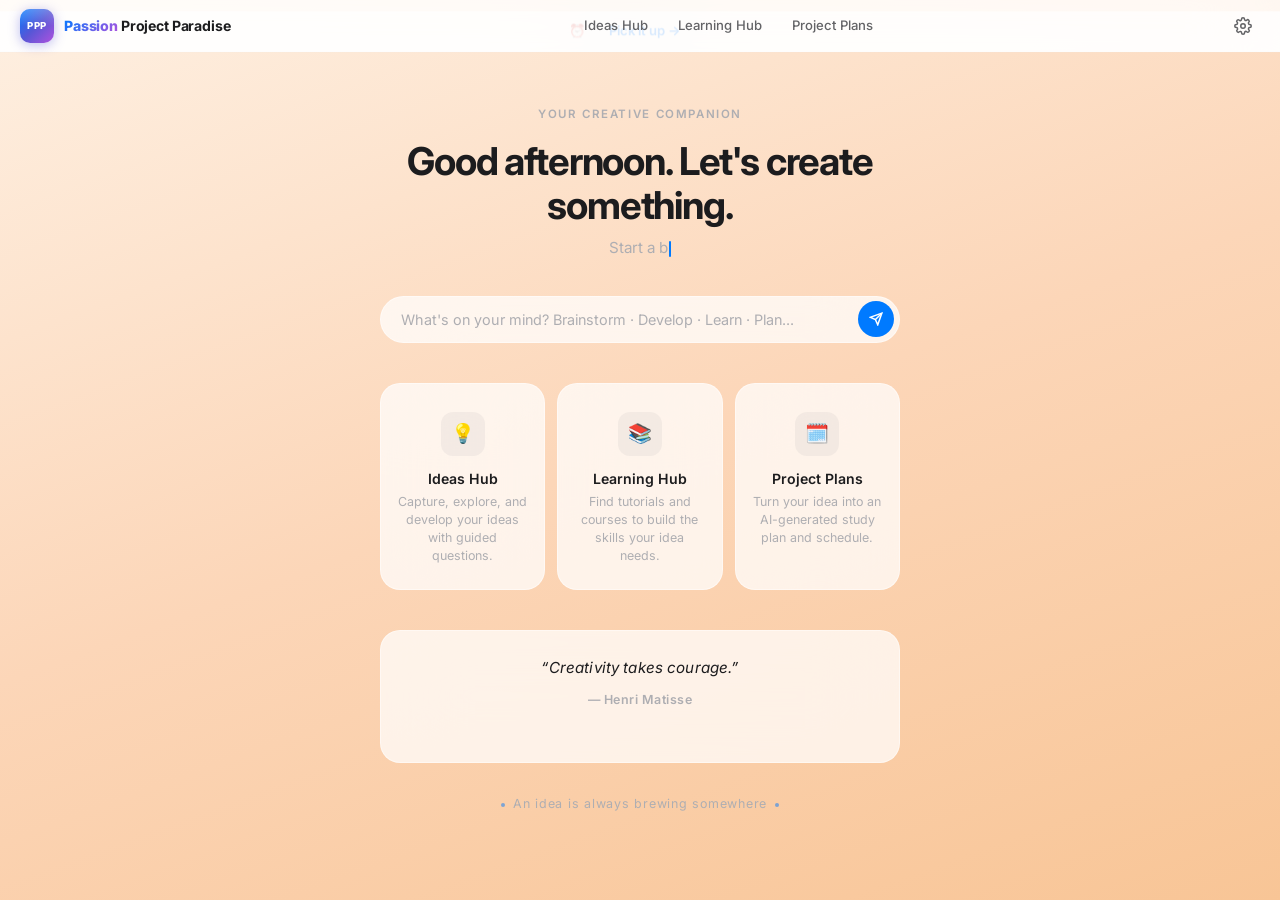
<file: index.html>
<!DOCTYPE html>
<html lang="en">
<head>
  <meta charset="UTF-8" />
  <meta name="viewport" content="width=device-width, initial-scale=1.0" />
  <title>Passion Project Paradise — Where Ideas Come Alive</title>
  <meta name="description" content="Your personal creative companion for brainstorming, learning, and building passion projects from spark to reality." />
  <link rel="preconnect" href="https://fonts.googleapis.com" />
  <link rel="preconnect" href="https://fonts.gstatic.com" crossorigin />
  <link href="https://fonts.googleapis.com/css2?family=Inter:wght@400;500;600;700;800&display=swap" rel="stylesheet" />
  <link rel="stylesheet" href="css/main.css" />
</head>
<body>

<!-- Reminder banner -->
<div class="reminder-banner" id="reminder-banner">
  <span>⏰</span>
  <span class="reminder-text"></span>
  <a href="brainstorm.html">Pick it up →</a>
  <button onclick="document.getElementById('reminder-banner').classList.remove('show')" style="margin-left:8px;color:#fff;opacity:.7">✕</button>
</div>

<!-- Header -->
<header class="site-header">
  <div class="logo">
    <div class="logo-mark">PPP</div>
    <span class="logo-text"><span>Passion</span> Project Paradise</span>
  </div>
  <nav class="nav-links">
    <a class="nav-link" href="brainstorm.html" data-page="brainstorm">Ideas Hub</a>
    <a class="nav-link" href="learning.html" data-page="learning">Learning Hub</a>
    <a class="nav-link" href="projects.html" data-page="projects">Project Plans</a>
  </nav>
  <div class="header-actions">
    <button class="icon-btn" onclick="window.location.href='settings.html'" title="Settings">
      <svg width="18" height="18" fill="none" stroke="currentColor" stroke-width="2" viewBox="0 0 24 24"><circle cx="12" cy="12" r="3"/><path d="M19.4 15a1.65 1.65 0 0 0 .33 1.82l.06.06a2 2 0 0 1-2.83 2.83l-.06-.06a1.65 1.65 0 0 0-1.82-.33 1.65 1.65 0 0 0-1 1.51V21a2 2 0 0 1-4 0v-.09A1.65 1.65 0 0 0 9 19.4a1.65 1.65 0 0 0-1.82.33l-.06.06a2 2 0 0 1-2.83-2.83l.06-.06A1.65 1.65 0 0 0 4.68 15a1.65 1.65 0 0 0-1.51-1H3a2 2 0 0 1 0-4h.09A1.65 1.65 0 0 0 4.6 9a1.65 1.65 0 0 0-.33-1.82l-.06-.06a2 2 0 0 1 2.83-2.83l.06.06A1.65 1.65 0 0 0 9 4.68a1.65 1.65 0 0 0 1-1.51V3a2 2 0 0 1 4 0v.09a1.65 1.65 0 0 0 1 1.51 1.65 1.65 0 0 0 1.82-.33l.06-.06a2 2 0 0 1 2.83 2.83l-.06.06A1.65 1.65 0 0 0 19.4 9a1.65 1.65 0 0 0 1.51 1H21a2 2 0 0 1 0 4h-.09a1.65 1.65 0 0 0-1.51 1z"/></svg>
    </button>
  </div>
</header>

<!-- Main home -->
<main class="home-wrap">
  <div class="home-inner">
    <div class="home-eyebrow animate-fade">Your Creative Companion</div>

    <h1 class="home-greeting animate-up delay-1" id="greeting-text">Loading...</h1>

    <p class="home-subtext animate-up delay-2" id="subtext">
      <span id="typed-text"></span><span class="cursor-blink"></span>
    </p>

    <!-- Smart input -->
    <div class="smart-input-wrap animate-up delay-3">
      <input
        type="text"
        class="smart-input"
        id="smart-input"
        placeholder="What's on your mind? Brainstorm · Develop · Learn · Plan..."
        autocomplete="off"
      />
      <button class="smart-input-btn" id="smart-submit" aria-label="Submit">
        <svg width="18" height="18" fill="none" stroke="currentColor" stroke-width="2.5" viewBox="0 0 24 24"><line x1="22" y1="2" x2="11" y2="13"/><polygon points="22 2 15 22 11 13 2 9 22 2"/></svg>
      </button>
      <div class="smart-suggestions" id="smart-suggestions"></div>
    </div>

    <!-- Hub cards -->
    <div class="hub-grid animate-up delay-4">
      <div class="hub-card" onclick="window.location.href='brainstorm.html'">
        <div class="hub-icon">💡</div>
        <div class="hub-title">Ideas Hub</div>
        <div class="hub-desc">Capture, explore, and develop your ideas with guided questions.</div>
      </div>
      <div class="hub-card" onclick="window.location.href='learning.html'">
        <div class="hub-icon">📚</div>
        <div class="hub-title">Learning Hub</div>
        <div class="hub-desc">Find tutorials and courses to build the skills your idea needs.</div>
      </div>
      <div class="hub-card" onclick="window.location.href='projects.html'">
        <div class="hub-icon">🗓️</div>
        <div class="hub-title">Project Plans</div>
        <div class="hub-desc">Turn your idea into an AI-generated study plan and schedule.</div>
      </div>
    </div>

    <!-- Daily inspiration (ZenQuotes API) -->
    <div class="quote-card animate-up delay-5" id="quote-card" style="display:none">
      <p class="quote-text" id="quote-text"></p>
      <p class="quote-author" id="quote-author"></p>
      <p class="quote-hint">Tap for a new quote</p>
    </div>

    <div class="home-tagline animate-fade delay-5">
      <div class="tagline-dot"></div>
      <span>An idea is always brewing somewhere</span>
      <div class="tagline-dot"></div>
    </div>
  </div>
</main>

<!-- Feature tour modal -->
<div class="modal-overlay" id="feature-modal">
  <div class="modal">
    <button class="modal-close" onclick="closeFeatureModal()">✕</button>
    <p class="stage-label">What we offer</p>
    <h2 class="modal-title">Your Paradise, Explored</h2>
    <p class="modal-subtitle" id="feature-context">Here's everything Passion Project Paradise can do for you:</p>
    <div class="feature-grid">
      <div class="feature-tile" onclick="window.location.href='brainstorm.html'">
        <div class="feature-tile-icon">💡</div>
        <div class="feature-tile-title">Ideas Hub</div>
        <div class="feature-tile-desc">A focused space to brainstorm one idea at a time with guiding questions that deepen your thinking.</div>
      </div>
      <div class="feature-tile" onclick="window.location.href='learning.html'">
        <div class="feature-tile-icon">📺</div>
        <div class="feature-tile-title">Learning Hub</div>
        <div class="feature-tile-desc">Search YouTube tutorials by topic, save courses, and track your learning progress.</div>
      </div>
      <div class="feature-tile" onclick="window.location.href='projects.html'">
        <div class="feature-tile-icon">🗓️</div>
        <div class="feature-tile-title">Project Plans</div>
        <div class="feature-tile-desc">AI builds you a personalized week-by-week syllabus based on your goal, schedule, and skill level.</div>
      </div>
      <div class="feature-tile" onclick="window.location.href='settings.html'">
        <div class="feature-tile-icon">⚙️</div>
        <div class="feature-tile-title">Settings</div>
        <div class="feature-tile-desc">Configure your API keys, notification preferences, and manage your saved data.</div>
      </div>
    </div>
    <hr class="divider" style="margin: 20px 0 24px" />
    <p class="label">Don't see what you need? Suggest a feature:</p>
    <div style="display:flex;gap:10px">
      <input type="text" class="input" id="suggestion-input" placeholder="e.g., a mood board builder..." />
      <button class="btn btn-primary" onclick="submitSuggestion()">Send</button>
    </div>
  </div>
</div>

<script src="js/app.js"></script>
<script src="js/home.js"></script>
</body>
</html>
</file>
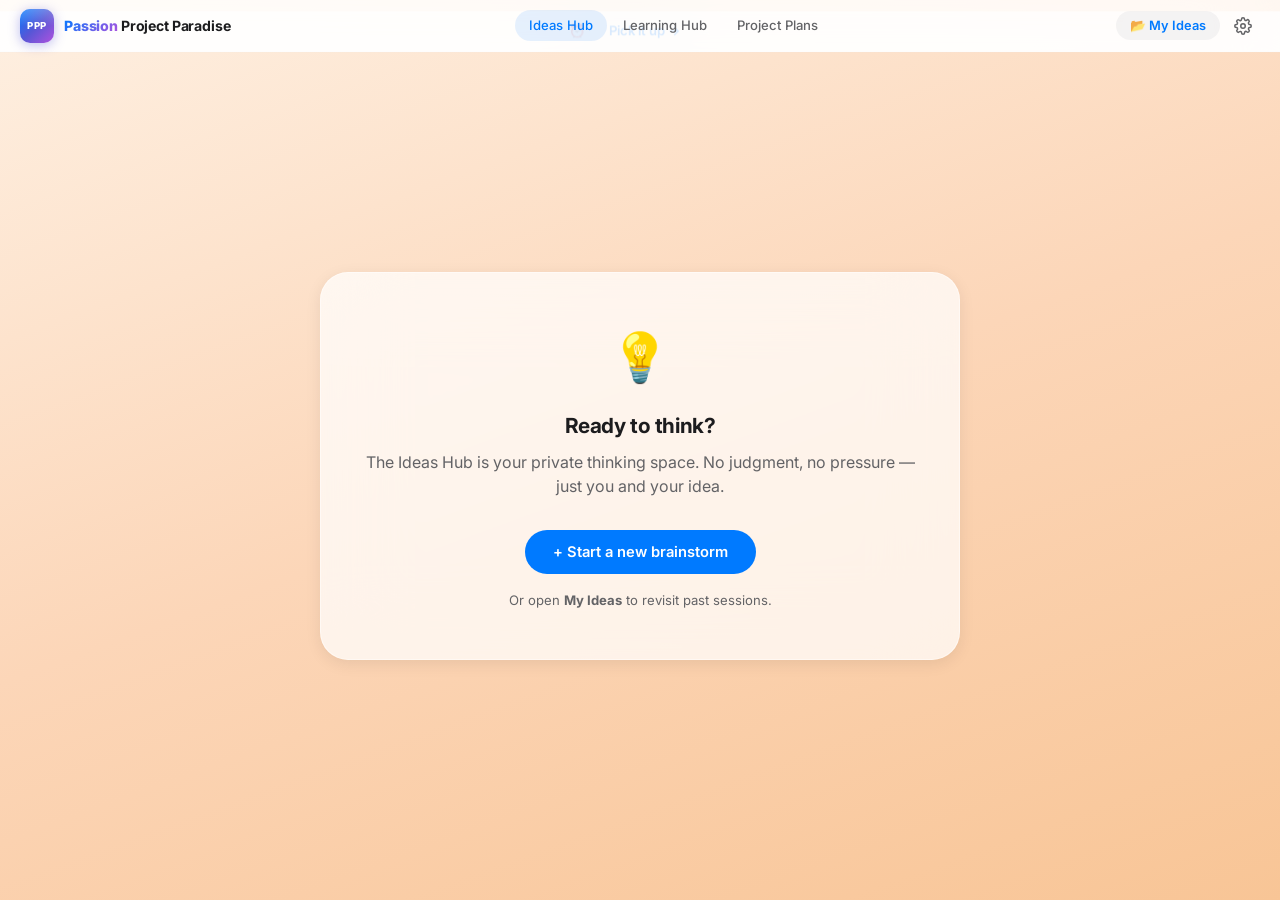
<file: brainstorm.html>
<!DOCTYPE html>
<html lang="en">
<head>
  <meta charset="UTF-8" />
  <meta name="viewport" content="width=device-width, initial-scale=1.0" />
  <title>Ideas Hub — Passion Project Paradise</title>
  <meta name="description" content="A focused space to brainstorm and document your passion project ideas." />
  <link rel="preconnect" href="https://fonts.googleapis.com" />
  <link rel="preconnect" href="https://fonts.gstatic.com" crossorigin />
  <link href="https://fonts.googleapis.com/css2?family=Inter:wght@400;500;600;700;800&display=swap" rel="stylesheet" />
  <link rel="stylesheet" href="css/main.css" />
</head>
<body>

<!-- Reminder banner -->
<div class="reminder-banner" id="reminder-banner">
  <span>⏰</span>
  <span class="reminder-text"></span>
  <a href="brainstorm.html">Pick it up →</a>
  <button onclick="document.getElementById('reminder-banner').classList.remove('show')" style="margin-left:8px;color:#fff;opacity:.7">✕</button>
</div>

<!-- Header -->
<header class="site-header">
  <div class="logo" onclick="window.location.href='index.html'" style="cursor:pointer">
    <div class="logo-mark">PPP</div>
    <span class="logo-text"><span>Passion</span> Project Paradise</span>
  </div>
  <nav class="nav-links">
    <a class="nav-link active" href="brainstorm.html" data-page="brainstorm">Ideas Hub</a>
    <a class="nav-link" href="learning.html" data-page="learning">Learning Hub</a>
    <a class="nav-link" href="projects.html" data-page="projects">Project Plans</a>
  </nav>
  <div class="header-actions">
    <button class="btn btn-secondary btn-sm" id="history-toggle-btn" onclick="toggleHistory()">
      📂 My Ideas
    </button>
    <button class="icon-btn" onclick="window.location.href='settings.html'">
      <svg width="18" height="18" fill="none" stroke="currentColor" stroke-width="2" viewBox="0 0 24 24"><circle cx="12" cy="12" r="3"/><path d="M19.4 15a1.65 1.65 0 0 0 .33 1.82l.06.06a2 2 0 0 1-2.83 2.83l-.06-.06a1.65 1.65 0 0 0-1.82-.33 1.65 1.65 0 0 0-1 1.51V21a2 2 0 0 1-4 0v-.09A1.65 1.65 0 0 0 9 19.4a1.65 1.65 0 0 0-1.82.33l-.06.06a2 2 0 0 1-2.83-2.83l.06-.06A1.65 1.65 0 0 0 4.68 15a1.65 1.65 0 0 0-1.51-1H3a2 2 0 0 1 0-4h.09A1.65 1.65 0 0 0 4.6 9a1.65 1.65 0 0 0-.33-1.82l-.06-.06a2 2 0 0 1 2.83-2.83l.06.06A1.65 1.65 0 0 0 9 4.68a1.65 1.65 0 0 0 1-1.51V3a2 2 0 0 1 4 0v.09a1.65 1.65 0 0 0 1 1.51 1.65 1.65 0 0 0 1.82-.33l.06-.06a2 2 0 0 1 2.83 2.83l-.06.06A1.65 1.65 0 0 0 19.4 9a1.65 1.65 0 0 0 1.51 1H21a2 2 0 0 1 0 4h-.09a1.65 1.65 0 0 0-1.51 1z"/></svg>
    </button>
  </div>
</header>

<!-- History Sidebar -->
<aside class="brainstorm-sidebar" id="history-sidebar">
  <div style="display:flex;align-items:center;justify-content:space-between;margin-bottom:20px">
    <h3 style="font-size:1.1rem">My Brainstorms</h3>
    <button class="icon-btn" onclick="toggleHistory()" style="font-size:1rem">✕</button>
  </div>
  <button class="btn btn-primary btn-sm" style="width:100%;margin-bottom:16px" onclick="startNewSession()">
    + New Idea
  </button>
  <div id="history-list">
    <div class="empty-state" style="padding:40px 0">
      <div class="empty-state-icon">💭</div>
      <div class="empty-state-title">Nothing yet</div>
      <p>Your brainstorm history will appear here.</p>
    </div>
  </div>
</aside>

<!-- Sidebar overlay -->
<div id="sidebar-overlay" style="position:fixed;inset:0;z-index:89;background:rgba(0,0,0,0.3);display:none;backdrop-filter:blur(2px)" onclick="toggleHistory()"></div>

<!-- Main content -->
<div class="brainstorm-layout">
  <main class="brainstorm-main" id="brainstorm-main">

    <!-- Stage: Name your idea -->
    <div class="brainstorm-card" id="stage-name" style="display:none">
      <div class="brainstorm-header">
        <div style="flex:1">
          <p class="stage-label">Ideas Hub</p>
          <p style="font-size:0.85rem;color:var(--text-secondary)">A space to think freely.</p>
        </div>
        <button class="btn btn-ghost btn-sm" onclick="window.location.href='index.html'">← Home</button>
      </div>
      <div class="brainstorm-body">
        <div class="brainstorm-stage">
          <p class="stage-label">Let's begin</p>
          <h2 class="stage-question">Every great thing starts with a name. What's your idea?</h2>
          <p class="stage-hint">Don't overthink it — just give it a working title. You can always rename it.</p>
          <input type="text" class="input" id="idea-name-input" placeholder="e.g., A podcast about local food stories..." style="font-size:1.05rem;padding:16px 20px" maxlength="100" />
          <p style="font-size:0.8rem;color:var(--text-tertiary);margin-top:8px" id="name-char-count">0 / 100</p>
        </div>
      </div>
      <div class="brainstorm-actions">
        <p class="small muted">Press Enter or click Next</p>
        <button class="btn btn-primary" id="name-next-btn">Next →</button>
      </div>
    </div>

    <!-- Stage: Guided questions conversation -->
    <div class="brainstorm-card" id="stage-questions" style="display:none">
      <div class="brainstorm-header">
        <div class="stage-dots" id="stage-dots"></div>
        <span class="small muted" id="progress-label">1 / 8</span>
      </div>
      <div class="brainstorm-body">
        <div class="brainstorm-stage" id="question-stage">
          <p class="stage-label" id="q-category">Thinking Deeper</p>
          <h2 class="stage-question" id="q-text">Loading question...</h2>
          <p class="stage-hint" id="q-hint"></p>
          <textarea class="textarea" id="q-answer" placeholder="Write freely — there are no wrong answers here..." style="min-height:140px"></textarea>
          <p style="font-size:0.8rem;color:var(--text-tertiary);margin-top:6px" id="autosave-indicator">Autosaved ✓</p>
        </div>
      </div>
      <div class="brainstorm-actions">
        <button class="btn btn-ghost" id="q-back-btn">← Back</button>
        <div style="display:flex;gap:10px;align-items:center">
          <button class="btn btn-secondary btn-sm" id="q-skip-btn">Skip</button>
          <button class="btn btn-primary" id="q-next-btn">Next →</button>
        </div>
      </div>
    </div>

    <!-- Stage: Free notes -->
    <div class="brainstorm-card" id="stage-notes" style="display:none">
      <div class="brainstorm-header">
        <div style="flex:1">
          <p class="stage-label">Open Notes</p>
          <p style="font-size:0.85rem;color:var(--text-secondary)">Dump everything in your head.</p>
        </div>
        <span class="badge badge-red" id="notes-idea-name">Your idea</span>
      </div>
      <div class="brainstorm-body">
        <div class="brainstorm-stage">
          <h2 class="stage-question">Anything else? This is your free space.</h2>
          <p class="stage-hint">Resources, references, people to call, random connections — no filters.</p>
          <textarea class="textarea" id="free-notes" placeholder="Brain dump here..." style="min-height:200px"></textarea>
        </div>
      </div>
      <div class="brainstorm-actions">
        <button class="btn btn-ghost" onclick="goToQuestions()">← Back to questions</button>
        <button class="btn btn-primary" onclick="completeSession()">Complete brainstorm ✓</button>
      </div>
    </div>

    <!-- Stage: Completion -->
    <div class="brainstorm-card" id="stage-complete" style="display:none">
      <div class="brainstorm-body" style="padding:40px 32px">
        <div class="completion-screen">
          <div class="completion-icon float">🚀</div>
          <h2 class="completion-title">Beautiful work.</h2>
          <p class="completion-subtitle" id="completion-msg">Your idea is taking shape. What's next?</p>
          <div class="completion-actions">
            <button class="btn btn-primary btn-lg" onclick="developIdea()">
              🗓️ Build a project plan for this
            </button>
            <button class="btn btn-secondary" onclick="findResources()">
              📚 Find learning resources
            </button>
            <button class="btn btn-ghost" onclick="saveAndHome()">
              Save &amp; return home
            </button>
          </div>
        </div>
      </div>
    </div>

    <!-- Landing / welcome state -->
    <div id="stage-welcome" class="brainstorm-card" style="max-width:640px;width:100%">
      <div class="brainstorm-body" style="padding:48px 36px;text-align:center">
        <div style="font-size:3rem;margin-bottom:20px" class="float">💡</div>
        <h2 class="stage-question" style="margin-bottom:12px" id="welcome-greeting">Ready to think?</h2>
        <p class="stage-hint" style="margin-bottom:32px;font-size:1rem">The Ideas Hub is your private thinking space. No judgment, no pressure — just you and your idea.</p>
        <button class="btn btn-primary btn-lg" onclick="startNewSession()" style="margin:0 auto">
          + Start a new brainstorm
        </button>
        <p class="small muted" style="margin-top:16px">Or open <strong>My Ideas</strong> to revisit past sessions.</p>
      </div>
    </div>

  </main>
</div>

<!-- View idea modal -->
<div class="modal-overlay" id="view-idea-modal">
  <div class="modal" style="max-width:680px">
    <button class="modal-close" onclick="document.getElementById('view-idea-modal').classList.remove('open')">✕</button>
    <p class="stage-label" id="view-idea-date"></p>
    <h2 class="modal-title" id="view-idea-title"></h2>
    <hr class="divider" />
    <div id="view-idea-body" style="max-height:60vh;overflow-y:auto"></div>
    <div style="display:flex;gap:10px;margin-top:24px;flex-wrap:wrap">
      <button class="btn btn-primary btn-sm" id="view-develop-btn">🗓️ Build a plan for this</button>
      <button class="btn btn-secondary btn-sm" id="view-learn-btn">📚 Find resources</button>
      <button class="btn btn-danger btn-sm" id="view-delete-btn">Delete</button>
    </div>
  </div>
</div>

<script src="js/app.js"></script>
<script src="js/brainstorm.js"></script>
</body>
</html>
</file>
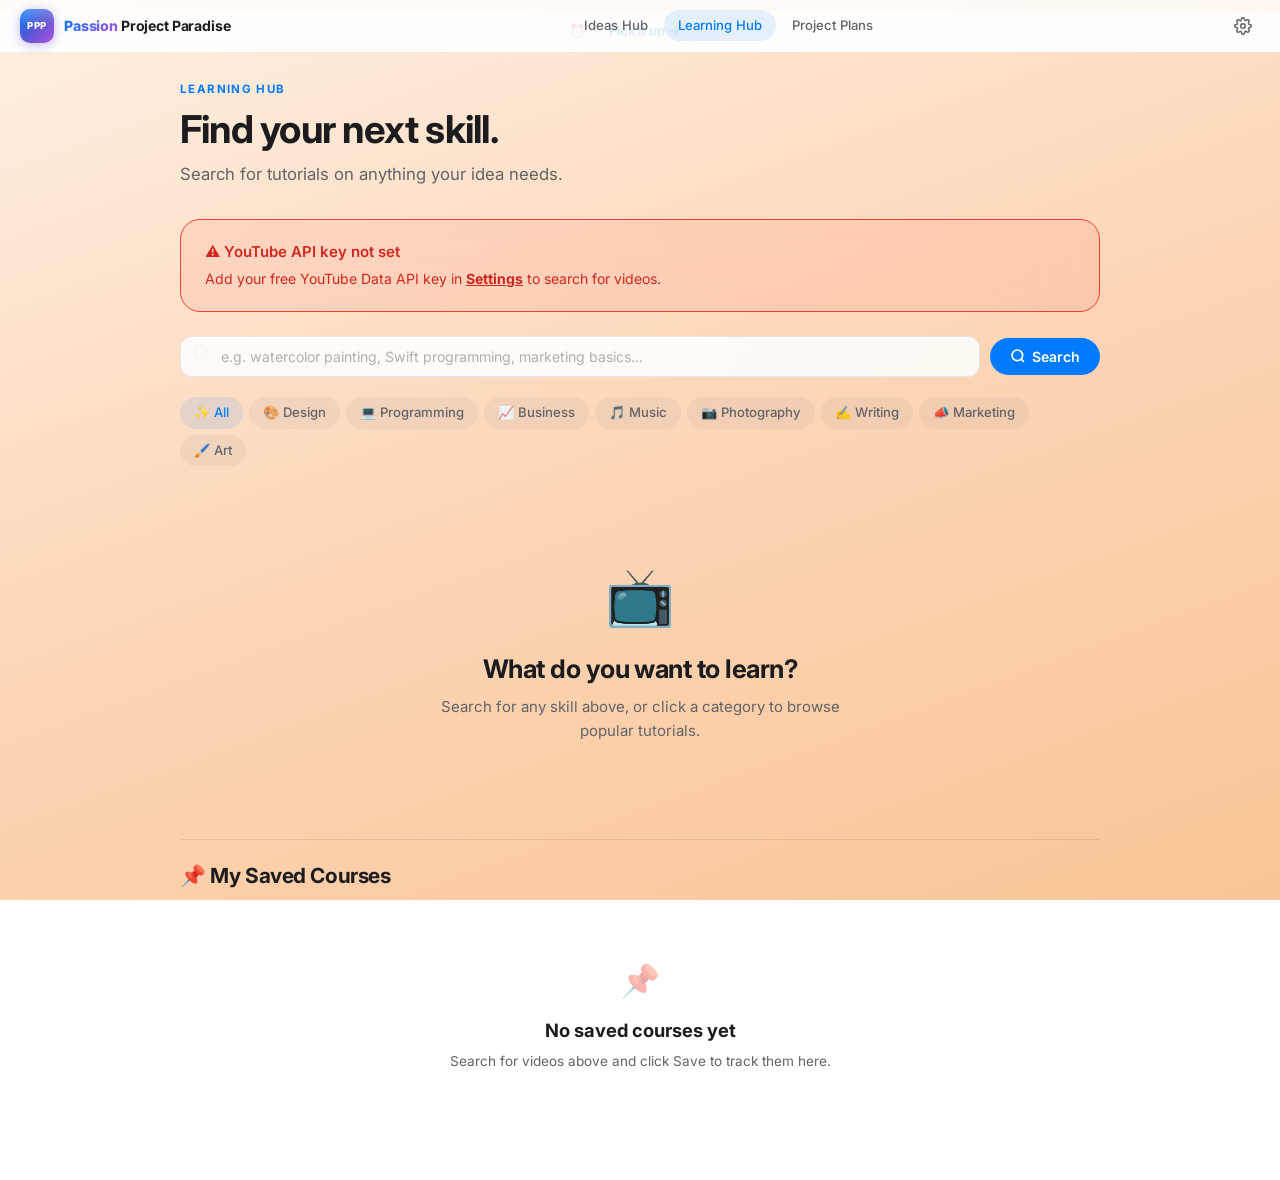
<file: learning.html>
<!DOCTYPE html>
<html lang="en">
<head>
  <meta charset="UTF-8" />
  <meta name="viewport" content="width=device-width, initial-scale=1.0" />
  <title>Learning Hub — Passion Project Paradise</title>
  <meta name="description" content="Find tutorials and courses for the skills your passion project needs." />
  <link rel="preconnect" href="https://fonts.googleapis.com" />
  <link rel="preconnect" href="https://fonts.gstatic.com" crossorigin />
  <link href="https://fonts.googleapis.com/css2?family=Inter:wght@400;500;600;700;800&display=swap" rel="stylesheet" />
  <link rel="stylesheet" href="css/main.css" />
</head>
<body>

<div class="reminder-banner" id="reminder-banner">
  <span>⏰</span>
  <span class="reminder-text"></span>
  <a href="brainstorm.html">Pick it up →</a>
  <button onclick="document.getElementById('reminder-banner').classList.remove('show')" style="margin-left:8px;color:#fff;opacity:.7">✕</button>
</div>

<header class="site-header">
  <div class="logo" onclick="window.location.href='index.html'" style="cursor:pointer">
    <div class="logo-mark">PPP</div>
    <span class="logo-text"><span>Passion</span> Project Paradise</span>
  </div>
  <nav class="nav-links">
    <a class="nav-link" href="brainstorm.html" data-page="brainstorm">Ideas Hub</a>
    <a class="nav-link active" href="learning.html" data-page="learning">Learning Hub</a>
    <a class="nav-link" href="projects.html" data-page="projects">Project Plans</a>
  </nav>
  <div class="header-actions">
    <button class="icon-btn" onclick="window.location.href='settings.html'">
      <svg width="18" height="18" fill="none" stroke="currentColor" stroke-width="2" viewBox="0 0 24 24"><circle cx="12" cy="12" r="3"/><path d="M19.4 15a1.65 1.65 0 0 0 .33 1.82l.06.06a2 2 0 0 1-2.83 2.83l-.06-.06a1.65 1.65 0 0 0-1.82-.33 1.65 1.65 0 0 0-1 1.51V21a2 2 0 0 1-4 0v-.09A1.65 1.65 0 0 0 9 19.4a1.65 1.65 0 0 0-1.82.33l-.06.06a2 2 0 0 1-2.83-2.83l.06-.06A1.65 1.65 0 0 0 4.68 15a1.65 1.65 0 0 0-1.51-1H3a2 2 0 0 1 0-4h.09A1.65 1.65 0 0 0 4.6 9a1.65 1.65 0 0 0-.33-1.82l-.06-.06a2 2 0 0 1 2.83-2.83l.06.06A1.65 1.65 0 0 0 9 4.68a1.65 1.65 0 0 0 1-1.51V3a2 2 0 0 1 4 0v.09a1.65 1.65 0 0 0 1 1.51 1.65 1.65 0 0 0 1.82-.33l.06-.06a2 2 0 0 1 2.83 2.83l-.06.06A1.65 1.65 0 0 0 19.4 9a1.65 1.65 0 0 0 1.51 1H21a2 2 0 0 1 0 4h-.09a1.65 1.65 0 0 0-1.51 1z"/></svg>
    </button>
  </div>
</header>

<main class="learning-wrap">
  <div class="container">

    <!-- Header copy -->
    <div style="margin-bottom:32px" class="reveal">
      <p class="stage-label">Learning Hub</p>
      <h1 style="margin-bottom:8px" id="learning-heading">Find your next skill.</h1>
      <p class="muted" style="font-size:1.05rem" id="learning-subtext">Search for tutorials on anything your idea needs.</p>
    </div>

    <!-- No API key warning -->
    <div id="api-warning" class="card" style="padding:20px 24px;background:var(--red-light);border-color:var(--red);margin-bottom:24px;display:none">
      <p style="color:var(--red-dark);font-weight:600;margin-bottom:4px">⚠ YouTube API key not set</p>
      <p style="color:var(--red-dark);font-size:0.88rem">
        Add your free YouTube Data API key in <a href="settings.html" style="font-weight:700;text-decoration:underline">Settings</a> to search for videos.
      </p>
    </div>

    <!-- Search bar -->
    <div class="learning-search-bar reveal delay-1">
      <div class="input-wrap" style="flex:1;position:relative">
        <span class="input-icon" style="color:var(--text-secondary)">
          <svg width="18" height="18" fill="none" stroke="currentColor" stroke-width="2" viewBox="0 0 24 24"><circle cx="11" cy="11" r="8"/><line x1="21" y1="21" x2="16.65" y2="16.65"/></svg>
        </span>
        <input type="text" class="input has-icon" id="search-input" placeholder="e.g. watercolor painting, Swift programming, marketing basics..." />
      </div>
      <button class="btn btn-primary" id="search-btn">
        <svg width="16" height="16" fill="none" stroke="currentColor" stroke-width="2.5" viewBox="0 0 24 24"><circle cx="11" cy="11" r="8"/><line x1="21" y1="21" x2="16.65" y2="16.65"/></svg>
        Search
      </button>
    </div>

    <!-- Category filters -->
    <div class="filters-row reveal delay-2" id="filter-chips">
      <span class="chip active" data-cat="">✨ All</span>
      <span class="chip" data-cat="Design">🎨 Design</span>
      <span class="chip" data-cat="Programming">💻 Programming</span>
      <span class="chip" data-cat="Business">📈 Business</span>
      <span class="chip" data-cat="Music">🎵 Music</span>
      <span class="chip" data-cat="Photography">📷 Photography</span>
      <span class="chip" data-cat="Writing">✍️ Writing</span>
      <span class="chip" data-cat="Marketing">📣 Marketing</span>
      <span class="chip" data-cat="Art">🖌️ Art</span>
    </div>

    <!-- Results area -->
    <div id="results-area">
      <!-- Initial prompt state -->
      <div id="search-prompt" style="text-align:center;padding:60px 0">
        <div style="font-size:3.5rem;margin-bottom:16px">📺</div>
        <h2 style="font-size:1.6rem;margin-bottom:10px">What do you want to learn?</h2>
        <p class="muted" style="max-width:400px;margin:0 auto">
          Search for any skill above, or click a category to browse popular tutorials.
        </p>
      </div>

      <!-- Loading state -->
      <div id="search-loading" style="display:none;text-align:center;padding:60px 0">
        <div class="generating-dots" style="margin-bottom:16px">
          <div class="generating-dot"></div>
          <div class="generating-dot"></div>
          <div class="generating-dot"></div>
        </div>
        <p class="muted">Searching YouTube...</p>
      </div>

      <!-- Video grid -->
      <div class="video-grid" id="video-grid"></div>

      <!-- Load more -->
      <div style="text-align:center;margin-top:8px" id="load-more-wrap" style="display:none">
        <button class="btn btn-secondary" id="load-more-btn" style="display:none">Load more results</button>
      </div>
    </div>

    <hr class="divider" />

    <!-- My Courses -->
    <div class="reveal">
      <div style="display:flex;align-items:center;justify-content:space-between;margin-bottom:20px">
        <h2 class="section-heading" style="margin-bottom:0">📌 My Saved Courses</h2>
        <button class="btn btn-ghost btn-sm" id="clear-courses-btn" style="display:none" onclick="clearAllCourses()">Clear all</button>
      </div>
      <div id="my-courses-list">
        <div class="empty-state">
          <div class="empty-state-icon">📌</div>
          <div class="empty-state-title">No saved courses yet</div>
          <p>Search for videos above and click Save to track them here.</p>
        </div>
      </div>
    </div>

  </div>
</main>

<script src="js/app.js"></script>
<script src="js/learning.js"></script>
</body>
</html>
</file>
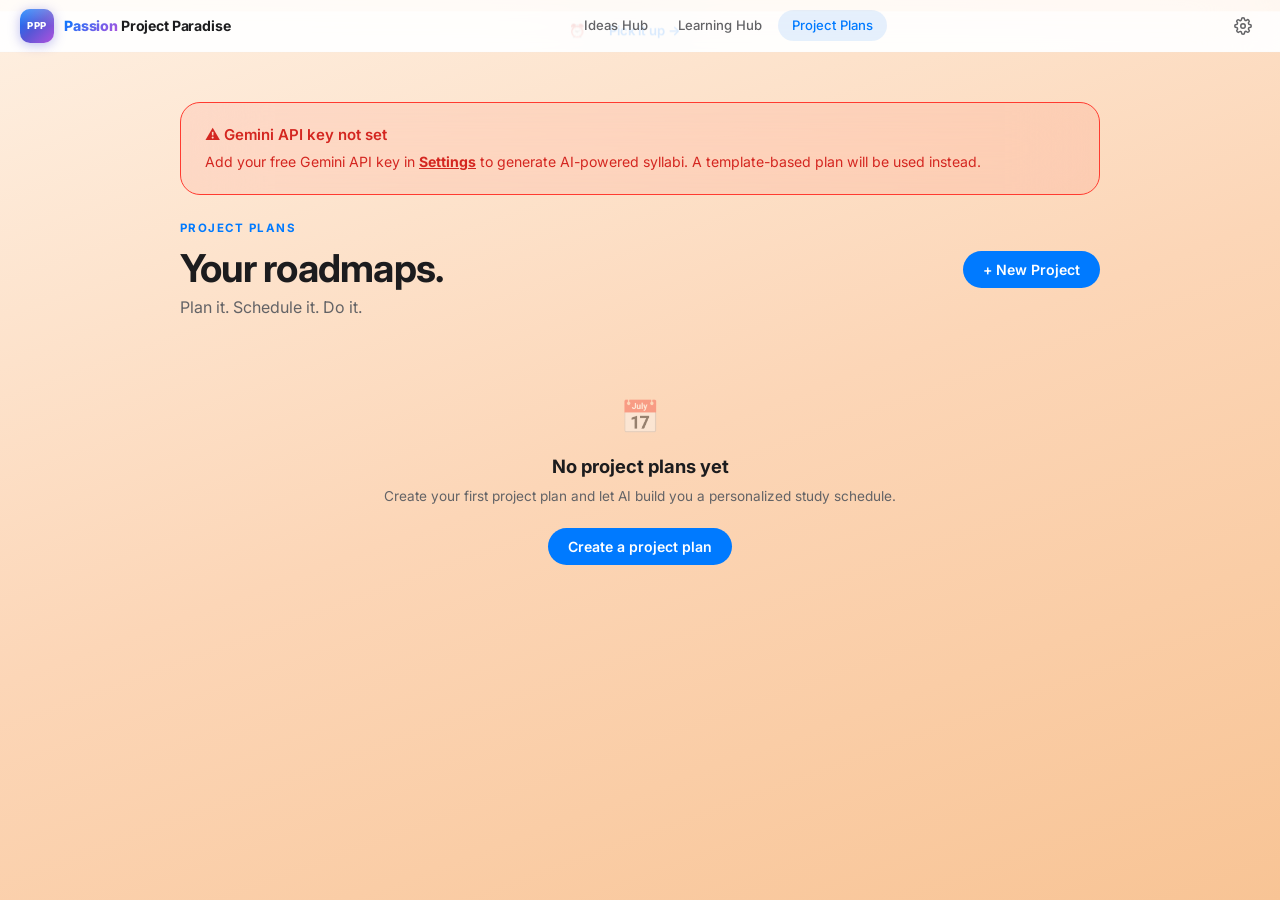
<file: projects.html>
<!DOCTYPE html>
<html lang="en">
<head>
  <meta charset="UTF-8" />
  <meta name="viewport" content="width=device-width, initial-scale=1.0" />
  <title>Project Plans — Passion Project Paradise</title>
  <meta name="description" content="Build a personalized AI-generated study plan and schedule for your passion project." />
  <link rel="preconnect" href="https://fonts.googleapis.com" />
  <link rel="preconnect" href="https://fonts.gstatic.com" crossorigin />
  <link href="https://fonts.googleapis.com/css2?family=Inter:wght@400;500;600;700;800&display=swap" rel="stylesheet" />
  <link rel="stylesheet" href="css/main.css" />
</head>
<body>

<div class="reminder-banner" id="reminder-banner">
  <span>⏰</span>
  <span class="reminder-text"></span>
  <a href="brainstorm.html">Pick it up →</a>
  <button onclick="document.getElementById('reminder-banner').classList.remove('show')" style="margin-left:8px;color:#fff;opacity:.7">✕</button>
</div>

<header class="site-header">
  <div class="logo" onclick="window.location.href='index.html'" style="cursor:pointer">
    <div class="logo-mark">PPP</div>
    <span class="logo-text"><span>Passion</span> Project Paradise</span>
  </div>
  <nav class="nav-links">
    <a class="nav-link" href="brainstorm.html" data-page="brainstorm">Ideas Hub</a>
    <a class="nav-link" href="learning.html" data-page="learning">Learning Hub</a>
    <a class="nav-link active" href="projects.html" data-page="projects">Project Plans</a>
  </nav>
  <div class="header-actions">
    <button class="icon-btn" onclick="window.location.href='settings.html'">
      <svg width="18" height="18" fill="none" stroke="currentColor" stroke-width="2" viewBox="0 0 24 24"><circle cx="12" cy="12" r="3"/><path d="M19.4 15a1.65 1.65 0 0 0 .33 1.82l.06.06a2 2 0 0 1-2.83 2.83l-.06-.06a1.65 1.65 0 0 0-1.82-.33 1.65 1.65 0 0 0-1 1.51V21a2 2 0 0 1-4 0v-.09A1.65 1.65 0 0 0 9 19.4a1.65 1.65 0 0 0-1.82.33l-.06.06a2 2 0 0 1-2.83-2.83l.06-.06A1.65 1.65 0 0 0 4.68 15a1.65 1.65 0 0 0-1.51-1H3a2 2 0 0 1 0-4h.09A1.65 1.65 0 0 0 4.6 9a1.65 1.65 0 0 0-.33-1.82l-.06-.06a2 2 0 0 1 2.83-2.83l.06.06A1.65 1.65 0 0 0 9 4.68a1.65 1.65 0 0 0 1-1.51V3a2 2 0 0 1 4 0v.09a1.65 1.65 0 0 0 1 1.51 1.65 1.65 0 0 0 1.82-.33l.06-.06a2 2 0 0 1 2.83 2.83l-.06.06A1.65 1.65 0 0 0 19.4 9a1.65 1.65 0 0 0 1.51 1H21a2 2 0 0 1 0 4h-.09a1.65 1.65 0 0 0-1.51 1z"/></svg>
    </button>
  </div>
</header>

<main style="padding-top:70px;min-height:100vh">
  <div class="container" style="padding-top:32px;padding-bottom:80px">

    <!-- No API key warning -->
    <div id="api-warning" class="card" style="padding:20px 24px;background:var(--red-light);border-color:var(--red);margin-bottom:24px;display:none">
      <p style="color:var(--red-dark);font-weight:600;margin-bottom:4px">&#9888; Gemini API key not set</p>
      <p style="color:var(--red-dark);font-size:0.88rem">
        Add your free Gemini API key in <a href="settings.html" style="font-weight:700;text-decoration:underline">Settings</a> to generate AI-powered syllabi. A template-based plan will be used instead.
      </p>
    </div>

    <!-- ========== PROJECT LIST VIEW ========== -->
    <div id="view-list">
      <div style="display:flex;align-items:center;justify-content:space-between;margin-bottom:24px" class="reveal">
        <div>
          <p class="stage-label">Project Plans</p>
          <h1 style="margin-bottom:4px" id="plans-heading">Your roadmaps.</h1>
          <p class="muted" style="font-size:1rem">Plan it. Schedule it. Do it.</p>
        </div>
        <button class="btn btn-primary" onclick="startNewPlan()">+ New Project</button>
      </div>
      <div id="project-grid" class="reveal delay-1">
        <!-- Populated by JS -->
      </div>
      <div id="empty-projects" class="empty-state reveal delay-1" style="display:none">
        <div class="empty-state-icon">&#128197;</div>
        <div class="empty-state-title">No project plans yet</div>
        <p>Create your first project plan and let AI build you a personalized study schedule.</p>
        <button class="btn btn-primary" style="margin-top:20px" onclick="startNewPlan()">Create a project plan</button>
      </div>
    </div>

    <!-- ========== PROJECT DETAIL VIEW ========== -->
    <div id="view-detail" style="display:none">
      <div style="display:flex;align-items:center;justify-content:space-between;margin-bottom:24px">
        <button class="btn btn-ghost btn-sm" onclick="showListView()">&#8592; All Projects</button>
        <div style="display:flex;gap:8px">
          <button class="btn btn-danger btn-sm" onclick="deleteCurrentProject()">Delete</button>
        </div>
      </div>
      <div class="step-card" style="margin-bottom:24px">
        <h2 style="font-size:1.6rem;margin-bottom:8px" id="detail-title"></h2>
        <p class="muted" style="margin-bottom:4px" id="detail-why"></p>
        <div style="display:flex;gap:12px;flex-wrap:wrap;margin-bottom:16px;font-size:0.85rem;color:var(--text-secondary)" id="detail-meta"></div>
        <div style="margin-bottom:8px">
          <div style="display:flex;justify-content:space-between;margin-bottom:6px">
            <span class="small" style="font-weight:600">Progress</span>
            <span class="small" style="font-weight:700;color:var(--red)" id="detail-progress-pct">0%</span>
          </div>
          <div class="progress-bar">
            <div class="progress-fill" id="detail-progress-fill" style="width:0%"></div>
          </div>
        </div>
      </div>
      <div style="display:flex;gap:16px;flex-wrap:wrap;margin-bottom:20px;padding-bottom:16px;border-bottom:1px solid var(--separator)">
        <div style="display:flex;align-items:center;gap:6px;font-size:0.8rem;color:var(--text-secondary)"><div class="day-type learn" style="width:10px;height:10px"></div>Learn</div>
        <div style="display:flex;align-items:center;gap:6px;font-size:0.8rem;color:var(--text-secondary)"><div class="day-type practice" style="width:10px;height:10px"></div>Practice</div>
        <div style="display:flex;align-items:center;gap:6px;font-size:0.8rem;color:var(--text-secondary)"><div class="day-type review" style="width:10px;height:10px"></div>Review</div>
        <div style="display:flex;align-items:center;gap:6px;font-size:0.8rem;color:var(--text-secondary)"><div class="day-type rest" style="width:10px;height:10px"></div>Rest</div>
      </div>
      <div class="syllabus-wrap" id="detail-weeks"></div>
    </div>

    <!-- ========== WIZARD VIEW ========== -->
    <div id="view-wizard" style="display:none">

      <!-- Stepper -->
      <div class="stepper" id="stepper">
        <div class="step active" data-step="1">
          <div class="step-wrap">
            <div class="step-circle">1</div>
            <div class="step-label">Goal</div>
          </div>
          <div class="step-connector"></div>
        </div>
        <div class="step" data-step="2">
          <div class="step-wrap">
            <div class="step-circle">2</div>
            <div class="step-label">Skills</div>
          </div>
          <div class="step-connector"></div>
        </div>
        <div class="step" data-step="3">
          <div class="step-wrap">
            <div class="step-circle">3</div>
            <div class="step-label">Schedule</div>
          </div>
          <div class="step-connector"></div>
        </div>
        <div class="step" data-step="4">
          <div class="step-wrap">
            <div class="step-circle">4</div>
            <div class="step-label">Syllabus</div>
          </div>
        </div>
      </div>

      <!-- STEP 1: Goal -->
      <div class="step-panel active" id="step-1">
        <div class="step-card">
          <div class="step-card-header">
            <div class="step-number">Step 1 of 4</div>
            <h2 class="step-title">What's the goal you want to achieve?</h2>
            <p class="step-subtitle">Be as specific as you can. A clear goal makes for a better plan.</p>
          </div>
          <div class="form-group">
            <label class="label">Your goal</label>
            <textarea class="textarea" id="wiz-goal" placeholder="e.g., Learn to build iOS apps with Swift and publish my first app to the App Store..." style="min-height:120px"></textarea>
          </div>
          <div class="form-group">
            <label class="label">Why does this matter to you?</label>
            <textarea class="textarea" id="wiz-why" placeholder="e.g., I've always wanted to turn my ideas into real products people can use..." style="min-height:80px"></textarea>
          </div>
          <div style="display:flex;justify-content:flex-end;margin-top:8px">
            <button class="btn btn-primary" onclick="wizardNext(2)">Next: Skill Assessment &#8594;</button>
          </div>
        </div>
      </div>

      <!-- STEP 2: Skill Assessment -->
      <div class="step-panel" id="step-2">
        <div class="step-card">
          <div class="step-card-header">
            <div class="step-number">Step 2 of 4</div>
            <h2 class="step-title">Where are you starting from?</h2>
            <p class="step-subtitle">Honest self-assessment helps us calibrate the pace and depth of your plan.</p>
          </div>
          <div class="form-group">
            <label class="label">Your current level</label>
            <div class="skill-grid" id="level-grid">
              <div class="skill-card" data-level="beginner" onclick="selectLevel(this)">
                <div style="font-size:2rem;margin-bottom:8px">&#127793;</div>
                <div class="skill-name">Beginner</div>
                <p class="small muted">New to this area. Little or no prior experience.</p>
              </div>
              <div class="skill-card" data-level="intermediate" onclick="selectLevel(this)">
                <div style="font-size:2rem;margin-bottom:8px">&#127807;</div>
                <div class="skill-name">Intermediate</div>
                <p class="small muted">Some experience. Comfortable with the basics.</p>
              </div>
              <div class="skill-card" data-level="advanced" onclick="selectLevel(this)">
                <div style="font-size:2rem;margin-bottom:8px">&#127795;</div>
                <div class="skill-name">Advanced</div>
                <p class="small muted">Strong foundation. Looking to go deeper.</p>
              </div>
            </div>
          </div>
          <div class="form-group">
            <label class="label">Prior experience (optional)</label>
            <textarea class="textarea" id="wiz-prior" placeholder="e.g., I've done some HTML/CSS and a bit of Python. Took an intro CS course in college..." style="min-height:80px"></textarea>
          </div>
          <div class="form-group">
            <label class="label">Tools or software you already use (optional)</label>
            <input type="text" class="input" id="wiz-tools" placeholder="e.g., VS Code, Figma, Python, Photoshop..." />
          </div>
          <div style="display:flex;justify-content:space-between;margin-top:8px">
            <button class="btn btn-ghost" onclick="wizardNext(1)">&#8592; Back</button>
            <button class="btn btn-primary" onclick="wizardNext(3)">Next: Schedule &#8594;</button>
          </div>
        </div>
      </div>

      <!-- STEP 3: Schedule & Availability -->
      <div class="step-panel" id="step-3">
        <div class="step-card">
          <div class="step-card-header">
            <div class="step-number">Step 3 of 4</div>
            <h2 class="step-title">Let's fit this into your life.</h2>
            <p class="step-subtitle">Set your dates, time commitment, and mark when you're unavailable so we build around your real schedule.</p>
          </div>

          <div style="display:grid;grid-template-columns:1fr 1fr;gap:16px;margin-bottom:20px">
            <div class="form-group" style="margin-bottom:0">
              <label class="label">Start date</label>
              <input type="date" class="input" id="wiz-start" />
            </div>
            <div class="form-group" style="margin-bottom:0">
              <label class="label">End date</label>
              <input type="date" class="input" id="wiz-end" />
            </div>
          </div>

          <div class="form-group">
            <label class="label">Hours per week</label>
            <div class="range-group">
              <div class="range-label">
                <span class="small muted">1 hr</span>
                <strong id="hours-value" style="color:var(--red)">10 hrs/week</strong>
                <span class="small muted">40 hrs</span>
              </div>
              <input type="range" id="wiz-hours" min="1" max="40" value="10" />
            </div>
            <p class="small muted" id="study-recommendation" style="margin-top:8px">For optimal learning and retention, we recommend 1-2 hour sessions with breaks between them.</p>
          </div>

          <!-- Suggested timeline -->
          <div class="timeline-suggestion" id="timeline-suggestion" style="display:none">
            <p class="stage-label" style="margin-bottom:8px">Suggested timeline</p>
            <div class="timeline-weeks-display">
              <span class="timeline-weeks-num" id="suggested-weeks">--</span>
              <span class="timeline-weeks-label">weeks</span>
            </div>
            <p id="timeline-reasoning" style="font-size:0.9rem;color:var(--red-dark);line-height:1.6;margin-bottom:0"></p>
          </div>

          <div class="form-group">
            <label class="label">Availability &#8212; click to mark unavailable</label>
            <div class="avail-grid" id="avail-grid">
              <!-- Built by JS -->
            </div>
            <p class="small muted" style="margin-top:8px">Red cells = times you're typically busy. We'll schedule around them.</p>
          </div>

          <div style="display:flex;justify-content:space-between;margin-top:8px">
            <button class="btn btn-ghost" onclick="wizardNext(2)">&#8592; Back</button>
            <button class="btn btn-primary" id="generate-btn" onclick="wizardNext(4)">Generate Syllabus &#10024;</button>
          </div>
        </div>
      </div>

      <!-- STEP 4: Generated Syllabus -->
      <div class="step-panel" id="step-4">
        <div class="step-card">
          <div class="step-card-header">
            <div class="step-number">Step 4 of 4</div>
            <h2 class="step-title" id="syllabus-title">Your Personal Syllabus</h2>
            <p class="step-subtitle" id="syllabus-subtitle">Here's your personalized week-by-week learning plan.</p>
          </div>

          <!-- Generating state -->
          <div id="generating-state" class="generating-state">
            <div class="generating-dots">
              <div class="generating-dot"></div>
              <div class="generating-dot"></div>
              <div class="generating-dot"></div>
            </div>
            <h3 style="margin-bottom:8px">Building your plan...</h3>
            <p class="muted" id="generating-msg">Analyzing your goal and crafting a week-by-week schedule.</p>
          </div>

          <!-- Syllabus output -->
          <div id="syllabus-output" style="display:none">
            <div class="syllabus-wrap" id="wizard-weeks"></div>
            <!-- Legend -->
            <div style="display:flex;gap:16px;flex-wrap:wrap;margin-top:20px;padding-top:16px;border-top:1px solid var(--separator)">
              <div style="display:flex;align-items:center;gap:6px;font-size:0.8rem;color:var(--text-secondary)"><div class="day-type learn" style="width:10px;height:10px"></div>Learn</div>
              <div style="display:flex;align-items:center;gap:6px;font-size:0.8rem;color:var(--text-secondary)"><div class="day-type practice" style="width:10px;height:10px"></div>Practice</div>
              <div style="display:flex;align-items:center;gap:6px;font-size:0.8rem;color:var(--text-secondary)"><div class="day-type review" style="width:10px;height:10px"></div>Review</div>
              <div style="display:flex;align-items:center;gap:6px;font-size:0.8rem;color:var(--text-secondary)"><div class="day-type rest" style="width:10px;height:10px"></div>Rest</div>
            </div>
          </div>

          <div id="syllabus-actions" style="display:none;flex-wrap:wrap;gap:10px;margin-top:24px">
            <button class="btn btn-primary" onclick="saveAsProject()">Save as Project &#10003;</button>
            <button class="btn btn-secondary btn-sm" onclick="regenerateSyllabus()">&#128260; Regenerate</button>
            <button class="btn btn-ghost btn-sm" onclick="showListView()">Cancel</button>
          </div>
        </div>
      </div>

    </div><!-- /view-wizard -->

  </div>
</main>

<script src="js/app.js"></script>
<script src="js/projects.js"></script>
</body>
</html>
</file>
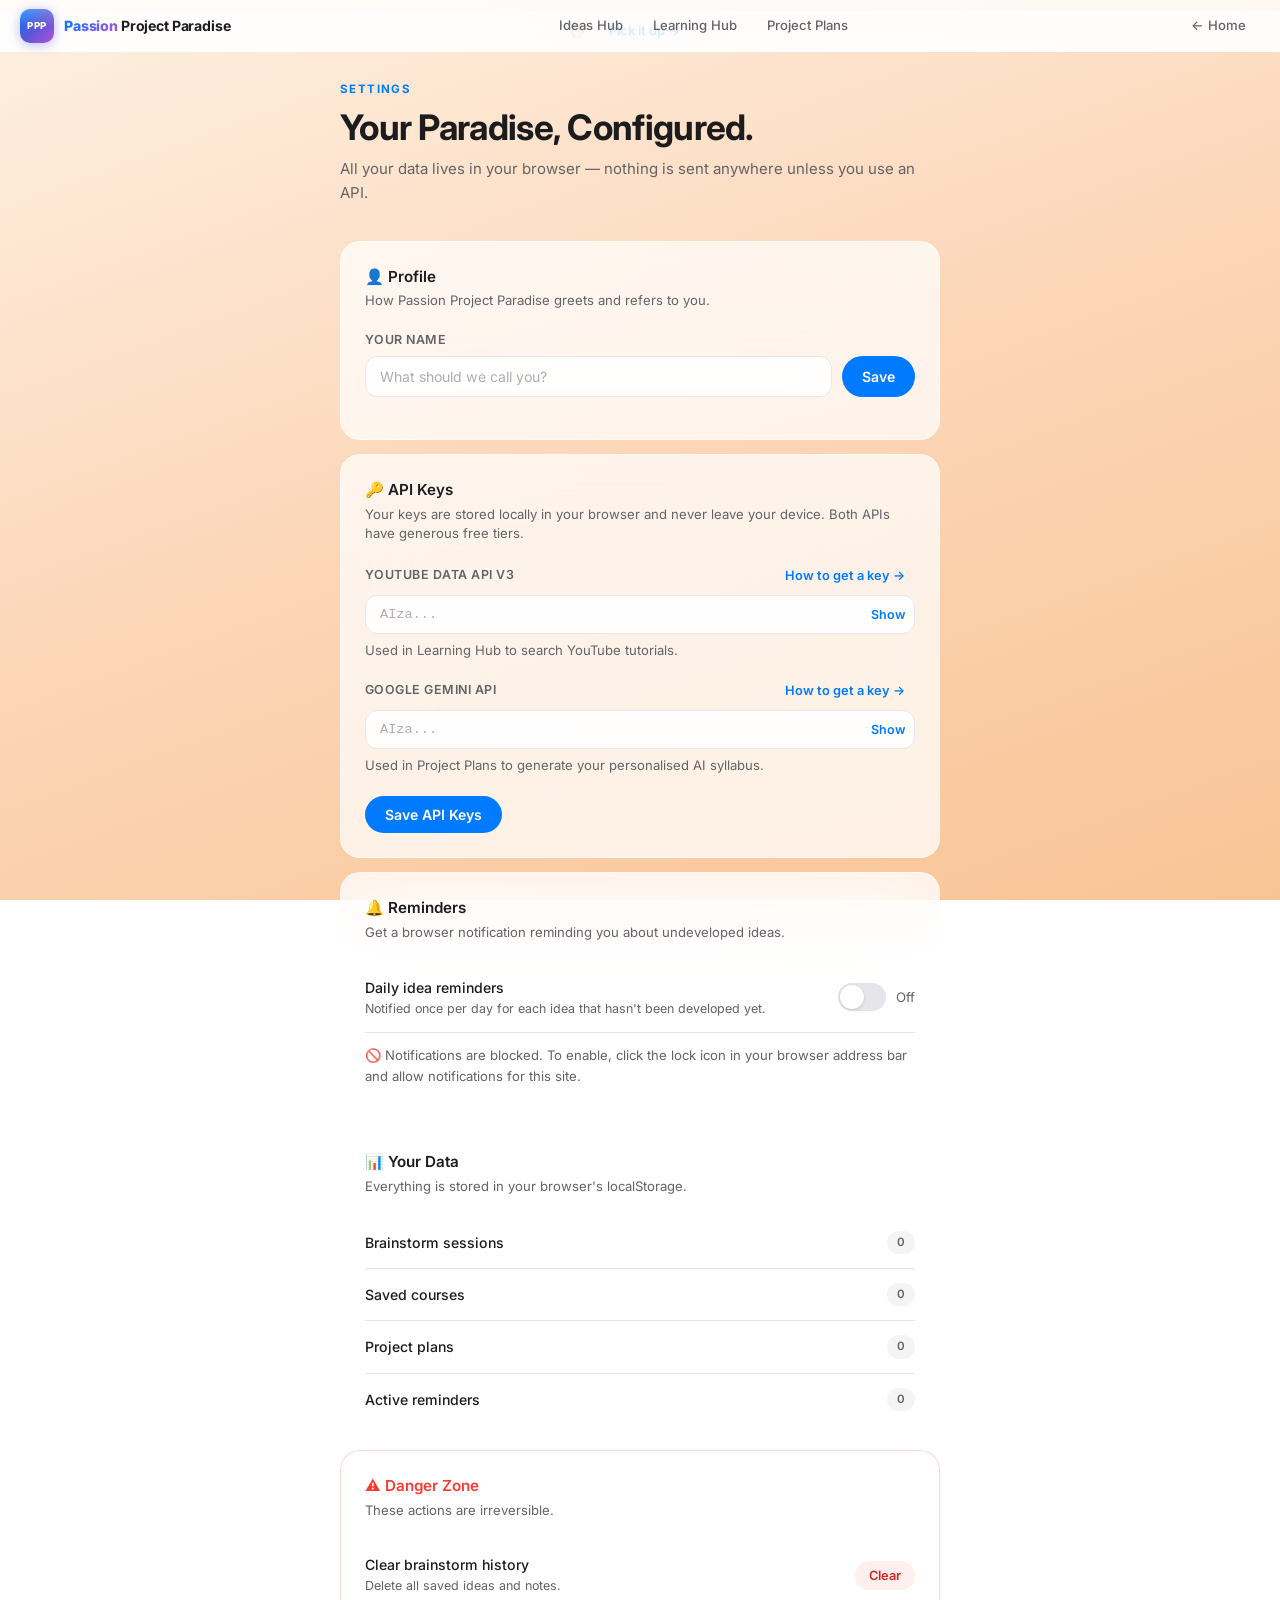
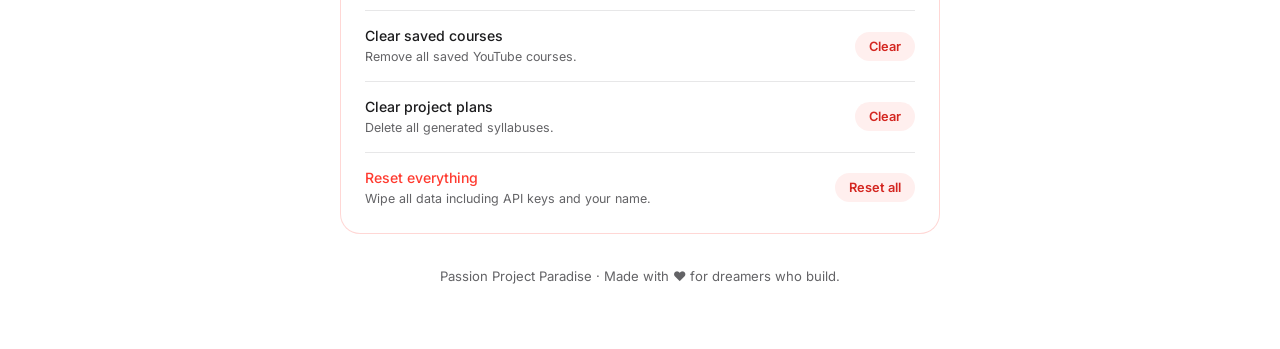
<file: settings.html>
<!DOCTYPE html>
<html lang="en">
<head>
  <meta charset="UTF-8" />
  <meta name="viewport" content="width=device-width, initial-scale=1.0" />
  <title>Settings — Passion Project Paradise</title>
  <meta name="description" content="Configure your Passion Project Paradise preferences." />
  <link rel="preconnect" href="https://fonts.googleapis.com" />
  <link rel="preconnect" href="https://fonts.gstatic.com" crossorigin />
  <link href="https://fonts.googleapis.com/css2?family=Inter:wght@400;500;600;700;800&display=swap" rel="stylesheet" />
  <link rel="stylesheet" href="css/main.css" />
</head>
<body>

<div class="reminder-banner" id="reminder-banner">
  <span>⏰</span>
  <span class="reminder-text"></span>
  <a href="brainstorm.html">Pick it up →</a>
  <button onclick="document.getElementById('reminder-banner').classList.remove('show')" style="margin-left:8px;color:#fff;opacity:.7">✕</button>
</div>

<header class="site-header">
  <div class="logo" onclick="window.location.href='index.html'" style="cursor:pointer">
    <div class="logo-mark">PPP</div>
    <span class="logo-text"><span>Passion</span> Project Paradise</span>
  </div>
  <nav class="nav-links">
    <a class="nav-link" href="brainstorm.html" data-page="brainstorm">Ideas Hub</a>
    <a class="nav-link" href="learning.html" data-page="learning">Learning Hub</a>
    <a class="nav-link" href="projects.html" data-page="projects">Project Plans</a>
  </nav>
  <div class="header-actions">
    <a class="nav-link" href="index.html">← Home</a>
  </div>
</header>

<main class="settings-wrap container-sm">

  <div style="margin-bottom:36px">
    <p class="stage-label">Settings</p>
    <h1 style="font-size:2.2rem;margin-bottom:8px">Your Paradise, Configured.</h1>
    <p class="muted">All your data lives in your browser — nothing is sent anywhere unless you use an API.</p>
  </div>

  <!-- Profile -->
  <div class="settings-section reveal">
    <div class="settings-section-title">👤 Profile</div>
    <p class="settings-section-desc">How Passion Project Paradise greets and refers to you.</p>
    <div class="form-group">
      <label class="label">Your name</label>
      <div style="display:flex;gap:10px">
        <input type="text" class="input" id="name-input" placeholder="What should we call you?" style="flex:1" />
        <button class="btn btn-primary" onclick="saveName()">Save</button>
      </div>
    </div>
  </div>

  <!-- API Keys -->
  <div class="settings-section reveal delay-1">
    <div class="settings-section-title">🔑 API Keys</div>
    <p class="settings-section-desc">
      Your keys are stored locally in your browser and never leave your device.
      Both APIs have generous free tiers.
    </p>

    <div class="form-group">
      <div style="display:flex;align-items:center;justify-content:space-between;margin-bottom:8px">
        <label class="label" style="margin-bottom:0">YouTube Data API v3</label>
        <button class="btn btn-ghost btn-sm" onclick="openGuide('youtube')" style="color:var(--accent);font-weight:600;padding:4px 10px">How to get a key →</button>
      </div>
      <div class="api-key-wrap input-wrap">
        <input type="password" class="input api-key-input" id="yt-key-input" placeholder="AIza..." />
        <span class="api-key-toggle" onclick="toggleKey('yt-key-input',this)">Show</span>
      </div>
      <p class="small muted" style="margin-top:6px">Used in Learning Hub to search YouTube tutorials.</p>
    </div>

    <div class="form-group" style="margin-bottom:0">
      <div style="display:flex;align-items:center;justify-content:space-between;margin-bottom:8px">
        <label class="label" style="margin-bottom:0">Google Gemini API</label>
        <button class="btn btn-ghost btn-sm" onclick="openGuide('gemini')" style="color:var(--accent);font-weight:600;padding:4px 10px">How to get a key →</button>
      </div>
      <div class="api-key-wrap input-wrap">
        <input type="password" class="input api-key-input" id="gemini-key-input" placeholder="AIza..." />
        <span class="api-key-toggle" onclick="toggleKey('gemini-key-input',this)">Show</span>
      </div>
      <p class="small muted" style="margin-top:6px">Used in Project Plans to generate your personalised AI syllabus.</p>
    </div>

    <div style="margin-top:20px">
      <button class="btn btn-primary" onclick="saveApiKeys()">Save API Keys</button>
    </div>
  </div>

  <!-- Notifications -->
  <div class="settings-section reveal delay-2">
    <div class="settings-section-title">🔔 Reminders</div>
    <p class="settings-section-desc">Get a browser notification reminding you about undeveloped ideas.</p>

    <div class="settings-row">
      <div>
        <div class="settings-row-label">Daily idea reminders</div>
        <div class="settings-row-desc">Notified once per day for each idea that hasn't been developed yet.</div>
      </div>
      <div class="toggle-wrap">
        <div class="toggle" id="notif-toggle" onclick="toggleNotifications(this)"></div>
        <span class="small muted" id="notif-label">Off</span>
      </div>
    </div>

    <div id="notif-status" style="margin-top:12px;display:none">
      <p class="small" id="notif-status-text" style="color:var(--text-secondary)"></p>
    </div>
  </div>

  <!-- Pending suggestions -->
  <div class="settings-section reveal delay-3" id="suggestions-section" style="display:none">
    <div class="settings-section-title">💌 Feature Suggestions</div>
    <p class="settings-section-desc">Ideas you've submitted for future features.</p>
    <div id="suggestions-list"></div>
    <button class="btn btn-ghost btn-sm" style="margin-top:12px" onclick="clearSuggestions()">Clear suggestions</button>
  </div>

  <!-- Data summary -->
  <div class="settings-section reveal delay-3">
    <div class="settings-section-title">📊 Your Data</div>
    <p class="settings-section-desc">Everything is stored in your browser's localStorage.</p>
    <div class="settings-row">
      <div>
        <div class="settings-row-label">Brainstorm sessions</div>
      </div>
      <span class="badge badge-gray" id="stat-ideas">0</span>
    </div>
    <div class="settings-row">
      <div>
        <div class="settings-row-label">Saved courses</div>
      </div>
      <span class="badge badge-gray" id="stat-courses">0</span>
    </div>
    <div class="settings-row">
      <div>
        <div class="settings-row-label">Project plans</div>
      </div>
      <span class="badge badge-gray" id="stat-projects">0</span>
    </div>
    <div class="settings-row">
      <div>
        <div class="settings-row-label">Active reminders</div>
      </div>
      <span class="badge badge-gray" id="stat-reminders">0</span>
    </div>
  </div>

  <!-- Danger zone -->
  <div class="settings-section danger-zone reveal delay-4">
    <div class="settings-section-title">⚠ Danger Zone</div>
    <p class="settings-section-desc">These actions are irreversible.</p>

    <div class="settings-row">
      <div>
        <div class="settings-row-label">Clear brainstorm history</div>
        <div class="settings-row-desc">Delete all saved ideas and notes.</div>
      </div>
      <button class="btn btn-danger btn-sm" onclick="clearSection('ideas','brainstorm history')">Clear</button>
    </div>
    <div class="settings-row">
      <div>
        <div class="settings-row-label">Clear saved courses</div>
        <div class="settings-row-desc">Remove all saved YouTube courses.</div>
      </div>
      <button class="btn btn-danger btn-sm" onclick="clearSection('saved_courses','saved courses')">Clear</button>
    </div>
    <div class="settings-row">
      <div>
        <div class="settings-row-label">Clear project plans</div>
        <div class="settings-row-desc">Delete all generated syllabuses.</div>
      </div>
      <button class="btn btn-danger btn-sm" onclick="clearSection('projects','project plans')">Clear</button>
    </div>
    <div class="settings-row" style="border-bottom:none">
      <div>
        <div class="settings-row-label" style="color:var(--red)">Reset everything</div>
        <div class="settings-row-desc">Wipe all data including API keys and your name.</div>
      </div>
      <button class="btn btn-danger btn-sm" onclick="resetAll()">Reset all</button>
    </div>
  </div>

  <p class="small muted" style="text-align:center;margin-top:32px">Passion Project Paradise · Made with ❤️ for dreamers who build.</p>

</main>

<!-- API Setup Guide Modal -->
<div class="modal-overlay" id="guide-modal">
  <div class="modal" style="max-width:520px">
    <button class="modal-close" onclick="closeGuide()">✕</button>
    <p class="stage-label" id="guide-label">Setup Guide</p>
    <h2 class="modal-title" id="guide-title"></h2>
    <p class="modal-subtitle" id="guide-subtitle"></p>

    <div id="guide-steps"></div>

    <div style="display:flex;justify-content:space-between;align-items:center;margin-top:24px">
      <button class="btn btn-ghost btn-sm" id="guide-prev" onclick="guideNav(-1)">← Back</button>
      <div id="guide-dots" style="display:flex;gap:6px"></div>
      <button class="btn btn-primary btn-sm" id="guide-next" onclick="guideNav(1)">Next →</button>
    </div>
  </div>
</div>

<script src="js/app.js"></script>
<script src="js/settings.js"></script>
</body>
</html>
</file>
<file: css/main.css>
/* ============================================================
   PASSION PROJECT PARADISE — main.css (iOS / Apple aesthetic)
   ============================================================ */

:root {
  --accent: #007AFF;
  --accent-dark: #005EC4;
  --accent-light: rgba(0, 122, 255, 0.10);
  --red: #FF3B30;
  --red-dark: #D42620;
  --red-light: rgba(255, 59, 48, 0.08);
  --green: #34C759;
  --orange: #FF9500;
  --yellow: #FFCC00;
  --blue: #007AFF;
  --indigo: #5856D6;
  --teal: #5AC8FA;
  --bg: transparent;
  --glass: rgba(255, 255, 255, 0.72);
  --glass-heavy: rgba(255, 255, 255, 0.85);
  --glass-border: rgba(255, 255, 255, 0.45);
  --surface: rgba(255, 255, 255, 0.65);
  --surface-solid: #FFFFFF;
  --text: #1C1C1E;
  --text-secondary: #636366;
  --text-tertiary: #AEAEB2;
  --separator: rgba(60, 60, 67, 0.12);
  --separator-opaque: #E5E5EA;
  --fill: rgba(120, 120, 128, 0.08);
  --shadow-sm: 0 1px 3px rgba(0,0,0,0.06);
  --shadow-md: 0 4px 16px rgba(0,0,0,0.08);
  --shadow-lg: 0 8px 32px rgba(0,0,0,0.10);
  --shadow-xl: 0 16px 48px rgba(0,0,0,0.14);
  --r-sm: 8px;
  --r-md: 12px;
  --r-lg: 16px;
  --r-xl: 20px;
  --r-2xl: 28px;
  --r-pill: 999px;
  --ease: cubic-bezier(0.25, 0.1, 0.25, 1);
  --ease-spring: cubic-bezier(0.34, 1.56, 0.64, 1);
  --t: all 0.3s var(--ease);
  --blur: blur(40px);
  --blur-light: blur(20px);
}

/* Dark mode for nighttime gradients */
.dark-time {
  --glass: rgba(30, 30, 35, 0.65);
  --glass-heavy: rgba(30, 30, 35, 0.80);
  --glass-border: rgba(255, 255, 255, 0.12);
  --surface: rgba(40, 40, 48, 0.60);
  --surface-solid: #1C1C1E;
  --text: #F2F2F7;
  --text-secondary: #AEAEB2;
  --text-tertiary: #8E8E93;
  --separator: rgba(255, 255, 255, 0.10);
  --separator-opaque: #38383A;
  --fill: rgba(120, 120, 128, 0.24);
  --red: #FF6B6B;
  --red-dark: #FF8A8A;
  --red-light: rgba(255, 59, 48, 0.15);
  --green: #4ADE80;
  --orange: #FFB347;
  --accent: #409CFF;
  --accent-dark: #66B3FF;
  --accent-light: rgba(0, 122, 255, 0.18);
  --shadow-sm: 0 1px 3px rgba(0,0,0,0.25);
  --shadow-md: 0 4px 16px rgba(0,0,0,0.30);
  --shadow-lg: 0 8px 32px rgba(0,0,0,0.35);
  --shadow-xl: 0 16px 48px rgba(0,0,0,0.40);
}

/* Dark mode text readability on gradient backgrounds */
.dark-time .home-greeting,
.dark-time .home-eyebrow,
.dark-time .home-subtext,
.dark-time .home-tagline,
.dark-time .stage-label,
.dark-time .stage-question {
  text-shadow: 0 1px 12px rgba(0,0,0,0.4);
}
.dark-time .btn-danger { background: rgba(255, 107, 107, 0.15); color: var(--red); }

/* === RESET === */
*, *::before, *::after { box-sizing: border-box; margin: 0; padding: 0; }
html { scroll-behavior: smooth; -webkit-font-smoothing: antialiased; -moz-osx-font-smoothing: grayscale; }
body {
  font-family: -apple-system, 'SF Pro Display', 'SF Pro Text', 'Helvetica Neue', 'Inter', sans-serif;
  background: var(--bg);
  color: var(--text);
  min-height: 100vh;
  overflow-x: hidden;
  font-size: 15px;
  line-height: 1.5;
  transition: background 60s linear;
}
img { display: block; max-width: 100%; }
a { text-decoration: none; color: inherit; }
ul, ol { list-style: none; }
button { cursor: pointer; font-family: inherit; border: none; background: none; }
input, textarea, select { font-family: inherit; }
::placeholder { color: var(--text-tertiary); }
::selection { background: var(--accent-light); color: var(--accent); }

/* === TYPOGRAPHY === */
h1, h2, h3, h4 { font-weight: 700; line-height: 1.2; letter-spacing: -0.02em; }
h1 { font-size: clamp(1.75rem, 4vw, 2.4rem); }
h2 { font-size: clamp(1.3rem, 2.5vw, 1.7rem); }
h3 { font-size: 1.15rem; }
h4 { font-size: 1rem; }
p { line-height: 1.6; }
.serif { font-family: 'New York', Georgia, serif; }
.muted { color: var(--text-secondary); }
.small { font-size: 0.82rem; }

/* === LAYOUT === */
.container { max-width: 960px; margin: 0 auto; padding: 0 20px; }
.container-sm { max-width: 600px; margin: 0 auto; padding: 0 20px; }

/* === HEADER / NAV (frosted glass) === */
.site-header {
  position: fixed; top: 0; left: 0; right: 0; z-index: 100;
  padding: 0 20px; height: 52px;
  display: flex; align-items: center; justify-content: space-between;
  background: var(--glass);
  backdrop-filter: var(--blur);
  -webkit-backdrop-filter: var(--blur);
  border-bottom: 0.5px solid var(--glass-border);
  transition: var(--t);
}
.site-header.scrolled { box-shadow: var(--shadow-sm); }

.logo {
  display: flex; align-items: center; gap: 10px;
  font-weight: 600; font-size: 0.88rem; color: var(--text);
}
.logo-mark {
  width: 34px; height: 34px; border-radius: 10px;
  background: linear-gradient(135deg, #007AFF 0%, #5856D6 50%, #AF52DE 100%);
  display: flex; align-items: center; justify-content: center;
  color: #fff; font-size: 0.6rem; font-weight: 800; letter-spacing: 0.04em;
  line-height: 1; text-align: center; flex-shrink: 0;
  box-shadow: 0 2px 12px rgba(88, 86, 214, 0.4);
  position: relative; overflow: hidden;
  transition: transform 0.3s var(--ease), box-shadow 0.3s var(--ease);
}
.logo-mark::after {
  content: ''; position: absolute; inset: 0;
  background: linear-gradient(180deg, rgba(255,255,255,0.25) 0%, transparent 50%);
  border-radius: inherit;
}
.logo:hover .logo-mark {
  transform: scale(1.08) rotate(-3deg);
  box-shadow: 0 4px 20px rgba(88, 86, 214, 0.55);
}
.logo-text {
  font-size: 0.88rem; font-weight: 700; letter-spacing: -0.01em;
}
.logo-text span {
  background: linear-gradient(135deg, #007AFF, #AF52DE);
  -webkit-background-clip: text; -webkit-text-fill-color: transparent;
  background-clip: text; font-weight: 800;
}

.nav-links { display: flex; align-items: center; gap: 2px; }
.nav-link {
  padding: 6px 14px; border-radius: var(--r-pill);
  font-size: 0.82rem; font-weight: 500; color: var(--text-secondary);
  transition: var(--t);
}
.nav-link:hover { color: var(--text); background: var(--fill); }
.nav-link.active { color: var(--accent); background: var(--accent-light); }

.header-actions { display: flex; align-items: center; gap: 6px; }
.icon-btn {
  width: 34px; height: 34px; border-radius: var(--r-md);
  display: flex; align-items: center; justify-content: center;
  color: var(--text-secondary); transition: var(--t);
}
.icon-btn:hover { background: var(--fill); color: var(--text); }

/* === BUTTONS (iOS style) === */
.btn {
  display: inline-flex; align-items: center; justify-content: center;
  gap: 6px; padding: 10px 20px; border-radius: var(--r-pill);
  font-size: 0.88rem; font-weight: 600; transition: var(--t);
  position: relative; overflow: hidden;
}
.btn-primary { background: var(--accent); color: #fff; }
.btn-primary:hover { background: var(--accent-dark); transform: scale(1.02); }
.btn-secondary {
  background: var(--fill); color: var(--accent);
  backdrop-filter: var(--blur-light);
}
.btn-secondary:hover { background: var(--accent-light); }
.btn-ghost { background: transparent; color: var(--text-secondary); padding: 8px 16px; }
.btn-ghost:hover { background: var(--fill); color: var(--text); }
.btn-danger { background: var(--red-light); color: var(--red-dark); }
.btn-danger:hover { background: rgba(255, 59, 48, 0.15); }
.btn-lg { padding: 13px 28px; font-size: 0.92rem; }
.btn-sm { padding: 7px 14px; font-size: 0.8rem; }
.btn:active { transform: scale(0.97); }
.btn:disabled { opacity: 0.4; cursor: not-allowed; transform: none; }

.ripple {
  position: absolute; border-radius: 50%; background: rgba(255,255,255,0.25);
  transform: scale(0); animation: ripple 0.5s linear; pointer-events: none;
}
@keyframes ripple { to { transform: scale(4); opacity: 0; } }

/* === CARDS (frosted glass) === */
.card {
  background: var(--glass); border-radius: var(--r-xl);
  border: 0.5px solid var(--glass-border);
  backdrop-filter: var(--blur);
  -webkit-backdrop-filter: var(--blur);
  transition: var(--t);
}
.card-hover:hover {
  box-shadow: var(--shadow-md); transform: translateY(-2px);
}

/* === FORMS === */
.input-wrap { position: relative; }
.input {
  width: 100%; padding: 11px 14px; border-radius: var(--r-md);
  border: 0.5px solid var(--separator-opaque);
  background: var(--glass-heavy);
  backdrop-filter: var(--blur-light);
  -webkit-backdrop-filter: var(--blur-light);
  font-size: 0.88rem; color: var(--text); transition: var(--t); outline: none;
}
.input:focus { border-color: var(--accent); box-shadow: 0 0 0 3px var(--accent-light); }
.input-icon { position: absolute; left: 12px; top: 50%; transform: translateY(-50%); }
.input.has-icon { padding-left: 40px; }
.textarea {
  width: 100%; padding: 12px 14px; border-radius: var(--r-md);
  border: 0.5px solid var(--separator-opaque);
  background: var(--glass-heavy);
  backdrop-filter: var(--blur-light);
  font-size: 0.88rem; color: var(--text); transition: var(--t);
  outline: none; resize: vertical; min-height: 100px; line-height: 1.6;
}
.textarea:focus { border-color: var(--accent); box-shadow: 0 0 0 3px var(--accent-light); }
.label {
  display: block; margin-bottom: 6px;
  font-size: 0.78rem; font-weight: 600; color: var(--text-secondary);
  letter-spacing: 0.04em; text-transform: uppercase;
}
.form-group { margin-bottom: 18px; }

input[type="range"] {
  -webkit-appearance: none; width: 100%; height: 4px;
  background: var(--separator-opaque); border-radius: 2px; outline: none;
}
input[type="range"]::-webkit-slider-thumb {
  -webkit-appearance: none; width: 22px; height: 22px;
  background: #fff; border-radius: 50%; cursor: pointer;
  box-shadow: 0 1px 4px rgba(0,0,0,0.2), 0 0 0 0.5px rgba(0,0,0,0.04);
  transition: transform 0.15s;
}
input[type="range"]::-webkit-slider-thumb:hover { transform: scale(1.1); }
.range-group { display: flex; flex-direction: column; gap: 6px; }
.range-label { display: flex; justify-content: space-between; align-items: center; }

.toggle-wrap { display: flex; align-items: center; gap: 10px; }
.toggle {
  position: relative; width: 48px; height: 28px;
  background: var(--separator-opaque); border-radius: 14px; cursor: pointer; transition: background 0.3s;
}
.toggle.on { background: var(--green); }
.toggle::after {
  content: ''; position: absolute; top: 2px; left: 2px;
  width: 24px; height: 24px; border-radius: 50%; background: #fff;
  box-shadow: 0 1px 3px rgba(0,0,0,0.15); transition: transform 0.3s var(--ease-spring);
}
.toggle.on::after { transform: translateX(20px); }

/* === MODAL (frosted glass) === */
.modal-overlay {
  position: fixed; inset: 0; z-index: 500;
  background: rgba(0,0,0,0.45); backdrop-filter: blur(8px);
  -webkit-backdrop-filter: blur(8px);
  display: flex; align-items: center; justify-content: center; padding: 24px;
  opacity: 0; pointer-events: none; transition: opacity 0.25s;
}
.modal-overlay.open { opacity: 1; pointer-events: all; }
.modal {
  position: relative;
  background: var(--glass-heavy); border-radius: var(--r-2xl);
  border: 0.5px solid var(--glass-border);
  backdrop-filter: var(--blur);
  -webkit-backdrop-filter: var(--blur);
  padding: 32px; max-width: 520px; width: 100%;
  box-shadow: var(--shadow-xl);
  transform: translateY(20px) scale(0.97);
  transition: transform 0.4s var(--ease-spring);
}
.modal-overlay.open .modal { transform: translateY(0) scale(1); }
.modal-close {
  position: absolute; top: 14px; right: 14px;
  width: 28px; height: 28px; border-radius: 50%;
  background: var(--fill);
  display: flex; align-items: center; justify-content: center;
  color: var(--text-secondary); transition: var(--t); font-size: 0.85rem;
}
.modal-close:hover { background: var(--separator); color: var(--text); }
.modal-title { font-size: 1.35rem; margin-bottom: 6px; }
.modal-subtitle { color: var(--text-secondary); margin-bottom: 24px; font-size: 0.9rem; line-height: 1.55; }

/* Guide steps */
.guide-step {
  background: var(--fill); border-radius: var(--r-lg); padding: 16px 18px;
  font-size: 0.88rem; line-height: 1.6; color: var(--text);
}
.guide-step-num {
  display: inline-flex; align-items: center; justify-content: center;
  width: 22px; height: 22px; border-radius: 50%;
  background: var(--accent); color: #fff; font-size: 0.72rem; font-weight: 700;
  margin-right: 8px; flex-shrink: 0; vertical-align: middle;
}
.guide-step code {
  background: var(--separator); padding: 1px 6px; border-radius: 4px;
  font-size: 0.82rem; font-family: 'SF Mono', ui-monospace, monospace;
}
.guide-step a {
  color: var(--accent); text-decoration: underline; text-underline-offset: 2px;
}
.guide-dot {
  width: 7px; height: 7px; border-radius: 50%; background: var(--separator);
  transition: var(--t);
}
.guide-dot.active { background: var(--accent); transform: scale(1.3); }

/* === TOAST === */
.toast-container {
  position: fixed; bottom: 20px; right: 20px; z-index: 9999;
  display: flex; flex-direction: column; gap: 8px; pointer-events: none;
}
.toast {
  background: var(--glass-heavy); color: var(--text);
  border: 0.5px solid var(--glass-border);
  backdrop-filter: var(--blur);
  -webkit-backdrop-filter: var(--blur);
  padding: 12px 18px; border-radius: var(--r-lg); font-size: 0.85rem; font-weight: 500;
  box-shadow: var(--shadow-lg); max-width: 340px;
  display: flex; align-items: center; gap: 8px;
  animation: toastIn 0.35s var(--ease-spring) forwards; pointer-events: all;
}
.toast.success { border-left: 3px solid var(--green); }
.toast.error { border-left: 3px solid var(--red); }
.toast.warning { border-left: 3px solid var(--orange); }
@keyframes toastIn { from { opacity: 0; transform: translateY(16px) scale(0.95); } to { opacity: 1; transform: translateY(0) scale(1); } }
@keyframes toastOut { to { opacity: 0; transform: translateY(16px) scale(0.95); } }

/* === BADGE === */
.badge {
  display: inline-flex; align-items: center; padding: 3px 10px;
  border-radius: var(--r-pill); font-size: 0.72rem; font-weight: 600;
}
.badge-red { background: var(--red-light); color: var(--red); }
.badge-green { background: rgba(52, 199, 89, 0.12); color: var(--green); }
.badge-gray { background: var(--fill); color: var(--text-secondary); }

/* === PROGRESS BAR === */
.progress-bar { height: 4px; background: var(--fill); border-radius: 2px; overflow: hidden; }
.progress-fill { height: 100%; background: var(--accent); border-radius: 2px; transition: width 0.5s var(--ease); }

/* === CHIP === */
.chip {
  display: inline-flex; align-items: center; gap: 5px;
  padding: 6px 14px; border-radius: var(--r-pill);
  background: var(--fill); font-size: 0.82rem;
  font-weight: 500; cursor: pointer; transition: var(--t);
  color: var(--text-secondary); border: none;
}
.chip:hover, .chip.active { color: var(--accent); background: var(--accent-light); }

.divider { border: none; border-top: 0.5px solid var(--separator); margin: 24px 0; }

/* === ANIMATIONS === */
@keyframes fadeIn { from { opacity: 0; } to { opacity: 1; } }
@keyframes slideUp { from { opacity: 0; transform: translateY(20px); } to { opacity: 1; transform: translateY(0); } }
@keyframes slideDown { from { opacity: 0; transform: translateY(-12px); } to { opacity: 1; transform: translateY(0); } }
@keyframes slideLeft { from { opacity: 0; transform: translateX(20px); } to { opacity: 1; transform: translateX(0); } }
@keyframes float { 0%, 100% { transform: translateY(0); } 50% { transform: translateY(-6px); } }
@keyframes pulse-dot { 0%, 100% { opacity: 1; } 50% { opacity: 0.4; } }
@keyframes spin { to { transform: rotate(360deg); } }
@keyframes shimmer { to { background-position: -200% center; } }
@keyframes confettiDrop { 0% { transform: translateY(-10px) rotate(0); opacity: 1; } 100% { transform: translateY(100vh) rotate(540deg); opacity: 0; } }
@keyframes scaleIn { from { opacity: 0; transform: scale(0.95); } to { opacity: 1; transform: scale(1); } }

.animate-fade { animation: fadeIn 0.6s var(--ease) both; }
.animate-up { animation: slideUp 0.6s var(--ease) both; }
.animate-scale { animation: scaleIn 0.4s var(--ease-spring) both; }
.float { animation: float 5s ease-in-out infinite; }

.delay-1 { animation-delay: 0.1s; }
.delay-2 { animation-delay: 0.2s; }
.delay-3 { animation-delay: 0.3s; }
.delay-4 { animation-delay: 0.4s; }
.delay-5 { animation-delay: 0.5s; }

.skeleton {
  background: linear-gradient(90deg, var(--fill) 25%, rgba(120,120,128,0.15) 50%, var(--fill) 75%);
  background-size: 200% 100%; animation: shimmer 1.5s infinite; border-radius: var(--r-sm);
}

.reveal { opacity: 0; transform: translateY(16px); transition: opacity 0.6s var(--ease), transform 0.6s var(--ease); }
.reveal.visible { opacity: 1; transform: translateY(0); }

.confetti-piece { position: fixed; top: -10px; pointer-events: none; z-index: 9998; animation: confettiDrop linear forwards; }

.spinner { width: 20px; height: 20px; border: 2px solid var(--separator-opaque); border-top-color: var(--accent); border-radius: 50%; animation: spin 0.65s linear infinite; }
.spinner-lg { width: 32px; height: 32px; }

/* ===================================================
   HOME PAGE
   =================================================== */
.home-wrap {
  min-height: 100vh; display: flex; align-items: center; justify-content: center;
  padding: 80px 20px 60px; position: relative; z-index: 1;
}
.home-inner { text-align: center; max-width: 520px; width: 100%; }

.home-eyebrow {
  font-size: 0.72rem; font-weight: 600; letter-spacing: 0.14em;
  text-transform: uppercase; color: var(--text-tertiary); margin-bottom: 16px;
}
.home-eyebrow::before, .home-eyebrow::after { display: none; }

.home-greeting {
  font-size: clamp(1.6rem, 4vw, 2.4rem);
  line-height: 1.15; margin-bottom: 8px; color: var(--text);
  font-weight: 700; letter-spacing: -0.03em;
}
.home-subtext {
  font-size: 0.95rem; color: var(--text-tertiary); margin-bottom: 36px;
  min-height: 24px;
}
.cursor-blink {
  display: inline-block; width: 2px; height: 1em;
  background: var(--accent); animation: pulse-dot 0.9s step-end infinite;
  vertical-align: text-bottom; margin-left: 1px; border-radius: 1px;
}

/* Smart input */
.smart-input-wrap { position: relative; margin-bottom: 40px; }
.smart-input {
  width: 100%; padding: 14px 52px 14px 20px;
  border-radius: var(--r-pill);
  border: 0.5px solid var(--glass-border);
  background: var(--glass);
  backdrop-filter: var(--blur);
  -webkit-backdrop-filter: var(--blur);
  font-size: 0.9rem; color: var(--text);
  outline: none; transition: var(--t);
}
.smart-input:focus { border-color: var(--accent); box-shadow: 0 0 0 3px var(--accent-light), var(--shadow-md); }
.smart-input-btn {
  position: absolute; right: 6px; top: 50%; transform: translateY(-50%);
  width: 36px; height: 36px; border-radius: 50%;
  background: var(--accent); color: #fff;
  display: flex; align-items: center; justify-content: center;
  transition: var(--t);
}
.smart-input-btn:hover { background: var(--accent-dark); transform: translateY(-50%) scale(1.05); }
.smart-input-btn svg { width: 14px; height: 14px; }

.smart-suggestions {
  position: absolute; top: calc(100% + 8px); left: 0; right: 0;
  background: var(--glass-heavy);
  backdrop-filter: var(--blur);
  -webkit-backdrop-filter: var(--blur);
  border-radius: var(--r-lg);
  border: 0.5px solid var(--glass-border); box-shadow: var(--shadow-lg);
  overflow: hidden; display: none; z-index: 50;
}
.smart-suggestions.open { display: block; animation: slideDown 0.2s var(--ease); }
.suggestion-item {
  padding: 12px 16px; cursor: pointer; display: flex; align-items: center; gap: 10px;
  transition: background 0.15s; font-size: 0.88rem; color: var(--text-secondary);
}
.suggestion-item:hover { background: var(--fill); color: var(--text); }
.suggestion-icon { font-size: 1rem; }

/* Hub cards (frosted glass) */
.hub-grid { display: grid; grid-template-columns: repeat(3, 1fr); gap: 12px; margin-bottom: 40px; }
.hub-card {
  background: var(--glass); border-radius: var(--r-xl);
  padding: 28px 16px 24px;
  border: 0.5px solid var(--glass-border);
  backdrop-filter: var(--blur);
  -webkit-backdrop-filter: var(--blur);
  cursor: pointer; transition: var(--t); text-align: center;
}
.hub-card::before { display: none; }
.hub-card:hover { transform: translateY(-4px) scale(1.02); box-shadow: var(--shadow-lg); background: var(--glass-heavy); }
.hub-icon {
  width: 44px; height: 44px; border-radius: var(--r-md);
  background: var(--fill);
  display: flex; align-items: center; justify-content: center;
  font-size: 1.2rem; margin: 0 auto 12px; transition: var(--t);
}
.hub-card:hover .hub-icon { background: var(--accent-light); transform: scale(1.08); }
.hub-title { font-weight: 600; font-size: 0.88rem; margin-bottom: 4px; }
.hub-desc { font-size: 0.78rem; color: var(--text-tertiary); line-height: 1.45; }

/* Quote card (ZenQuotes) */
.quote-card {
  background: var(--glass); border-radius: var(--r-xl);
  border: 0.5px solid var(--glass-border);
  backdrop-filter: var(--blur);
  -webkit-backdrop-filter: var(--blur);
  padding: 24px 28px; margin-bottom: 32px;
  text-align: center; transition: transform 0.3s var(--ease), box-shadow 0.3s var(--ease), opacity 0.5s var(--ease);
  cursor: pointer; user-select: none;
}
.quote-card:hover {
  transform: translateY(-3px) scale(1.01);
  box-shadow: var(--shadow-lg);
}
.quote-card:active { transform: scale(0.98); }
.quote-hint {
  font-size: 0.7rem; color: var(--text-tertiary);
  margin-top: 10px; opacity: 0; transition: opacity 0.25s;
}
.quote-card:hover .quote-hint { opacity: 1; }
.quote-text {
  font-size: 0.95rem; font-style: italic; line-height: 1.65;
  color: var(--text); margin-bottom: 10px;
  letter-spacing: 0.01em;
}
.quote-text::before { content: '\201C'; }
.quote-text::after { content: '\201D'; }
.quote-author {
  font-size: 0.78rem; font-weight: 600; color: var(--text-tertiary);
  letter-spacing: 0.04em;
}

.home-tagline {
  font-size: 0.78rem; color: var(--text-tertiary); letter-spacing: 0.06em;
  display: flex; align-items: center; justify-content: center; gap: 8px;
}
.tagline-dot {
  width: 4px; height: 4px; border-radius: 50%; background: var(--accent); opacity: 0.5;
  animation: pulse-dot 3s ease-in-out infinite;
}

/* ===================================================
   BRAINSTORM PAGE
   =================================================== */
.brainstorm-layout { min-height: 100vh; padding-top: 52px; display: flex; }
.brainstorm-sidebar {
  width: 280px; flex-shrink: 0;
  background: var(--glass);
  backdrop-filter: var(--blur);
  -webkit-backdrop-filter: var(--blur);
  border-right: 0.5px solid var(--glass-border);
  position: fixed; top: 52px; left: -300px; bottom: 0;
  overflow-y: auto; transition: left 0.3s var(--ease); z-index: 90; padding: 20px;
}
.brainstorm-sidebar.open { left: 0; }
.brainstorm-main {
  flex: 1; display: flex; align-items: center; justify-content: center;
  padding: 40px 24px 60px;
}
.brainstorm-card {
  background: var(--glass); border-radius: var(--r-2xl);
  border: 0.5px solid var(--glass-border);
  backdrop-filter: var(--blur);
  -webkit-backdrop-filter: var(--blur);
  width: 100%; max-width: 580px; overflow: hidden;
  box-shadow: var(--shadow-md);
}
.brainstorm-header { padding: 24px 28px 0; display: flex; align-items: center; gap: 10px; }
.stage-dots { display: flex; gap: 5px; flex: 1; }
.stage-dot { width: 6px; height: 6px; border-radius: 50%; background: var(--separator-opaque); transition: var(--t); }
.stage-dot.active { background: var(--accent); transform: scale(1.3); }
.stage-dot.done { background: var(--green); }

.brainstorm-body { padding: 28px; }
.brainstorm-stage { animation: slideLeft 0.35s var(--ease) forwards; }
.stage-label {
  font-size: 0.72rem; font-weight: 700; letter-spacing: 0.12em;
  text-transform: uppercase; color: var(--accent); margin-bottom: 8px;
}
.stage-question {
  font-size: 1.3rem; line-height: 1.25; margin-bottom: 6px; font-weight: 700;
}
.stage-hint { font-size: 0.85rem; color: var(--text-secondary); margin-bottom: 20px; line-height: 1.5; }
.brainstorm-actions { padding: 0 28px 28px; display: flex; justify-content: space-between; align-items: center; gap: 10px; }

.history-item {
  padding: 12px; border-radius: var(--r-md);
  background: var(--fill);
  cursor: pointer; transition: var(--t); margin-bottom: 8px;
}
.history-item:hover { background: var(--accent-light); }
.history-item-title { font-weight: 600; font-size: 0.85rem; margin-bottom: 3px; }
.history-item-date { font-size: 0.72rem; color: var(--text-tertiary); }
.history-item-preview { font-size: 0.78rem; color: var(--text-secondary); margin-top: 4px; line-height: 1.4; }

.completion-screen { text-align: center; padding: 16px 0; }
.completion-icon { font-size: 2.2rem; margin-bottom: 14px; }
.completion-title { font-size: 1.5rem; margin-bottom: 8px; font-weight: 700; }
.completion-subtitle { color: var(--text-secondary); margin-bottom: 28px; font-size: 0.9rem; }
.completion-actions { display: flex; flex-direction: column; gap: 10px; max-width: 280px; margin: 0 auto; }

/* ===================================================
   LEARNING HUB
   =================================================== */
.learning-wrap { padding: 80px 0 60px; min-height: 100vh; }
.learning-search-bar { display: flex; gap: 10px; align-items: center; margin-bottom: 20px; }
.learning-search-bar .input { flex: 1; }
.filters-row { display: flex; gap: 6px; flex-wrap: wrap; margin-bottom: 28px; }

.video-grid {
  display: grid; grid-template-columns: repeat(auto-fill, minmax(260px, 1fr));
  gap: 14px; margin-bottom: 36px;
}
.video-card {
  background: var(--glass); border-radius: var(--r-lg);
  border: 0.5px solid var(--glass-border);
  backdrop-filter: var(--blur-light);
  -webkit-backdrop-filter: var(--blur-light);
  overflow: hidden; cursor: pointer; transition: var(--t);
}
.video-card:hover { box-shadow: var(--shadow-md); transform: translateY(-3px) scale(1.01); }
.video-thumbnail { position: relative; aspect-ratio: 16/9; background: var(--fill); overflow: hidden; }
.video-thumbnail img { width: 100%; height: 100%; object-fit: cover; transition: transform 0.4s; }
.video-card:hover .video-thumbnail img { transform: scale(1.04); }
.video-play-overlay {
  position: absolute; inset: 0; background: rgba(0,0,0,0.15);
  display: flex; align-items: center; justify-content: center;
  opacity: 0; transition: opacity 0.25s;
}
.video-card:hover .video-play-overlay { opacity: 1; }
.play-btn {
  width: 48px; height: 48px; border-radius: 50%;
  background: rgba(255,255,255,0.9); backdrop-filter: blur(10px);
  display: flex; align-items: center; justify-content: center;
  font-size: 1.1rem; box-shadow: var(--shadow-md);
}
.video-duration {
  position: absolute; bottom: 8px; right: 8px;
  background: rgba(0,0,0,0.65); backdrop-filter: blur(4px); color: #fff;
  padding: 2px 6px; border-radius: 4px; font-size: 0.7rem; font-weight: 600;
}
.video-info { padding: 14px; }
.video-title { font-weight: 600; font-size: 0.88rem; line-height: 1.35; margin-bottom: 4px; }
.video-channel { font-size: 0.78rem; color: var(--text-secondary); margin-bottom: 8px; }
.video-card-footer { display: flex; justify-content: space-between; align-items: center; }
.save-btn { font-size: 0.78rem; font-weight: 600; color: var(--accent); cursor: pointer; }
.save-btn.saved { color: var(--green); }

.section-heading { font-size: 1.3rem; margin-bottom: 16px; font-weight: 700; }
.course-item {
  display: flex; gap: 12px; align-items: center;
  padding: 14px; background: var(--glass);
  backdrop-filter: var(--blur-light);
  border-radius: var(--r-md); border: 0.5px solid var(--glass-border);
  margin-bottom: 10px; transition: var(--t);
}
.course-item:hover { background: var(--glass-heavy); }
.course-thumb { width: 64px; height: 42px; border-radius: var(--r-sm); object-fit: cover; }
.course-info { flex: 1; }
.course-title { font-weight: 600; font-size: 0.85rem; margin-bottom: 4px; }
.course-actions { display: flex; gap: 6px; align-items: center; }

.empty-state { text-align: center; padding: 48px 20px; color: var(--text-secondary); }
.empty-state-icon { font-size: 2rem; margin-bottom: 12px; opacity: 0.4; }
.empty-state-title { font-size: 1.15rem; margin-bottom: 6px; color: var(--text); font-weight: 700; }
.empty-state p { font-size: 0.85rem; }

/* ===================================================
   PROJECT PLANS
   =================================================== */
.projects-layout { min-height: 100vh; padding: 80px 0 60px; display: flex; align-items: flex-start; gap: 24px; }
.projects-sidebar { width: 240px; flex-shrink: 0; position: sticky; top: 80px; }
.projects-main { flex: 1; min-width: 0; }

.project-list-item {
  padding: 12px 14px; border-radius: var(--r-md);
  background: var(--fill); cursor: pointer;
  transition: var(--t); margin-bottom: 8px;
}
.project-list-item:hover, .project-list-item.active { background: var(--accent-light); color: var(--accent); }
.project-list-title { font-weight: 600; font-size: 0.85rem; margin-bottom: 3px; }
.project-list-meta { font-size: 0.72rem; color: var(--text-secondary); }

.stepper { display: flex; align-items: center; margin-bottom: 28px; padding: 4px; }
.step { display: flex; align-items: center; flex: 1; }
.step-circle {
  width: 28px; height: 28px; border-radius: 50%;
  background: var(--fill); display: flex; align-items: center; justify-content: center;
  font-size: 0.72rem; font-weight: 700; flex-shrink: 0;
  color: var(--text-secondary); transition: var(--t); position: relative; z-index: 1;
}
.step.active .step-circle { background: var(--accent); color: #fff; box-shadow: 0 0 0 3px var(--accent-light); }
.step.done .step-circle { background: var(--green); color: #fff; }
.step-connector { flex: 1; height: 2px; background: var(--separator-opaque); transition: background 0.3s; border-radius: 1px; }
.step.done + .step .step-connector { background: var(--green); }
.step-label { font-size: 0.68rem; font-weight: 600; color: var(--text-tertiary); text-align: center; margin-top: 5px; }
.step.active .step-label { color: var(--accent); }
.step.done .step-label { color: var(--green); }
.step-wrap { display: flex; flex-direction: column; align-items: center; }

.step-panel { display: none; }
.step-panel.active { display: block; animation: slideLeft 0.35s var(--ease); }
.step-card {
  background: var(--glass); border-radius: var(--r-2xl);
  border: 0.5px solid var(--glass-border);
  backdrop-filter: var(--blur);
  -webkit-backdrop-filter: var(--blur);
  padding: 32px;
  box-shadow: var(--shadow-sm);
}
.step-card-header { margin-bottom: 24px; }
.step-number { font-size: 0.7rem; font-weight: 700; text-transform: uppercase; letter-spacing: 0.12em; color: var(--accent); margin-bottom: 6px; }
.step-title { font-size: 1.4rem; margin-bottom: 6px; font-weight: 700; }
.step-subtitle { color: var(--text-secondary); font-size: 0.88rem; line-height: 1.5; }

.skill-grid { display: grid; grid-template-columns: repeat(3, 1fr); gap: 12px; }
.skill-card {
  background: var(--fill); border-radius: var(--r-md);
  border: 0.5px solid transparent; padding: 16px; transition: var(--t);
  cursor: pointer; text-align: center;
}
.skill-card:hover { background: var(--accent-light); }
.skill-card.selected { border-color: var(--accent); background: var(--accent-light); }
.skill-name { font-weight: 600; font-size: 0.85rem; margin-bottom: 4px; }

.avail-grid { display: grid; grid-template-columns: auto repeat(7, 1fr); gap: 4px; }
.avail-day-header { text-align: center; font-size: 0.7rem; font-weight: 600; color: var(--text-tertiary); padding-bottom: 3px; }
.avail-time-slot {
  padding: 5px 3px; border-radius: 6px;
  background: var(--fill); cursor: pointer;
  text-align: center; font-size: 0.65rem;
  transition: var(--t); color: var(--text-tertiary);
}
.avail-time-slot:hover { background: var(--accent-light); }
.avail-time-slot.unavailable { background: var(--red-light); color: var(--red); }

.timeline-suggestion {
  background: var(--accent-light); border: 0.5px solid rgba(0, 122, 255, 0.15);
  border-radius: var(--r-xl); padding: 20px; margin-bottom: 20px;
}
.timeline-weeks-display { display: flex; align-items: baseline; gap: 5px; margin-bottom: 8px; }
.timeline-weeks-num { font-size: 2.8rem; color: var(--accent); line-height: 1; font-weight: 800; }
.timeline-weeks-label { font-size: 0.88rem; color: var(--text-secondary); }

.syllabus-wrap { margin-top: 6px; }
.week-block {
  margin-bottom: 12px; border-radius: var(--r-lg); overflow: hidden;
  background: var(--glass);
  backdrop-filter: var(--blur-light);
  -webkit-backdrop-filter: var(--blur-light);
  border: 0.5px solid var(--glass-border);
}
.week-header {
  padding: 14px 20px; background: var(--fill);
  border-bottom: 0.5px solid var(--separator);
  display: flex; align-items: center; justify-content: space-between; cursor: pointer;
}
.week-num { font-weight: 700; font-size: 0.7rem; color: var(--accent); text-transform: uppercase; letter-spacing: 0.1em; }
.week-theme { font-size: 1rem; font-weight: 600; }
.week-toggle { transition: transform 0.25s; font-size: 0.8rem; color: var(--text-tertiary); }
.week-block.collapsed .week-toggle { transform: rotate(-90deg); }
.week-days { padding: 0 6px 6px; }
.week-block.collapsed .week-days { display: none; }
.day-row {
  display: flex; align-items: center; gap: 10px;
  padding: 10px 14px; border-radius: var(--r-sm); margin-top: 3px; transition: background 0.15s;
}
.day-row:hover { background: var(--fill); }
.day-label { width: 80px; flex-shrink: 0; font-weight: 600; font-size: 0.78rem; color: var(--text-secondary); }
.day-topic { flex: 1; font-size: 0.85rem; }
.day-duration {
  font-size: 0.72rem; color: var(--text-secondary);
  background: var(--fill); padding: 2px 8px; border-radius: var(--r-pill); flex-shrink: 0;
}
.day-type { width: 6px; height: 6px; border-radius: 50%; flex-shrink: 0; }
.day-type.learn { background: var(--blue); }
.day-type.practice { background: var(--green); }
.day-type.review { background: var(--orange); }
.day-type.rest { background: var(--text-tertiary); }
.day-check {
  width: 22px; height: 22px; border-radius: 50%;
  border: 2px solid var(--separator-opaque); cursor: pointer;
  display: flex; align-items: center; justify-content: center;
  transition: var(--t); flex-shrink: 0;
}
.day-check.checked { background: var(--green); border-color: var(--green); }
.day-check.checked::after { content: '✓'; color: #fff; font-size: 0.65rem; font-weight: 800; }

.generating-state { text-align: center; padding: 48px 20px; }
.generating-dots { display: flex; justify-content: center; gap: 6px; margin-bottom: 20px; }
.generating-dot { width: 8px; height: 8px; border-radius: 50%; background: var(--accent); animation: pulse-dot 1.2s ease-in-out infinite; }
.generating-dot:nth-child(2) { animation-delay: 0.2s; }
.generating-dot:nth-child(3) { animation-delay: 0.4s; }

/* ===================================================
   SETTINGS PAGE
   =================================================== */
.settings-wrap { padding: 80px 0 60px; }
.settings-section {
  background: var(--glass); border-radius: var(--r-xl);
  border: 0.5px solid var(--glass-border);
  backdrop-filter: var(--blur);
  -webkit-backdrop-filter: var(--blur);
  padding: 24px; margin-bottom: 14px;
}
.settings-section-title { font-weight: 600; font-size: 0.95rem; margin-bottom: 3px; display: flex; align-items: center; gap: 6px; }
.settings-section-desc { font-size: 0.82rem; color: var(--text-secondary); margin-bottom: 20px; line-height: 1.5; }
.settings-row {
  display: flex; align-items: center; justify-content: space-between;
  padding: 14px 0; border-bottom: 0.5px solid var(--separator);
}
.settings-row:last-child { border-bottom: none; padding-bottom: 0; }
.settings-row-label { font-weight: 500; font-size: 0.88rem; }
.settings-row-desc { font-size: 0.78rem; color: var(--text-secondary); margin-top: 2px; }
.danger-zone { border-color: rgba(255, 59, 48, 0.2); }
.danger-zone .settings-section-title { color: var(--red); }

.api-key-wrap { position: relative; }
.api-key-input { padding-right: 46px; font-family: 'SF Mono', 'Menlo', monospace; font-size: 0.85rem; }
.api-key-toggle { position: absolute; right: 10px; top: 50%; transform: translateY(-50%); font-size: 0.78rem; color: var(--accent); cursor: pointer; font-weight: 600; }

/* === FEATURE TOUR MODAL === */
.feature-grid { display: grid; grid-template-columns: 1fr 1fr; gap: 10px; margin-bottom: 20px; }
.feature-tile {
  padding: 16px; border-radius: var(--r-lg);
  background: var(--fill);
  cursor: pointer; transition: var(--t); text-align: left;
}
.feature-tile:hover { background: var(--accent-light); }
.feature-tile-icon { font-size: 1.3rem; margin-bottom: 6px; }
.feature-tile-title { font-weight: 600; font-size: 0.85rem; margin-bottom: 3px; }
.feature-tile-desc { font-size: 0.78rem; color: var(--text-secondary); line-height: 1.4; }

/* === REMINDER BANNER === */
.reminder-banner {
  position: fixed; top: 52px; left: 0; right: 0; z-index: 80;
  background: var(--glass-heavy);
  backdrop-filter: var(--blur);
  -webkit-backdrop-filter: var(--blur);
  color: var(--text);
  border-bottom: 0.5px solid var(--separator);
  padding: 10px 20px; display: flex; align-items: center;
  justify-content: center; gap: 12px; font-size: 0.82rem;
  transform: translateY(-100%); transition: transform 0.3s var(--ease);
}
.reminder-banner.show { transform: translateY(0); }
.reminder-banner a { color: var(--accent); font-weight: 600; }

/* === API WARNING === */
.api-warning {
  background: var(--glass);
  backdrop-filter: var(--blur-light);
  border: 0.5px solid var(--glass-border);
  border-radius: var(--r-lg);
}

/* ===================================================
   RESPONSIVE
   =================================================== */
/* === RESPONSIVE: TABLET (768px) === */
@media (max-width: 768px) {
  .hub-grid { grid-template-columns: 1fr; gap: 10px; }
  .projects-layout { flex-direction: column; }
  .projects-sidebar { width: 100%; position: static; }
  .skill-grid { grid-template-columns: 1fr; }
  .video-grid { grid-template-columns: repeat(auto-fill, minmax(200px, 1fr)); }
  .avail-grid { gap: 3px; }
  .nav-links { display: none; }
  .feature-grid { grid-template-columns: 1fr; }
  .brainstorm-sidebar { width: 85%; }
  .step-card { padding: 20px; }
  .modal { padding: 24px; max-width: calc(100vw - 32px); }
  .site-header { padding: 0 16px; }
  .course-item { flex-direction: column; align-items: flex-start; }
  .course-thumb { width: 100%; height: auto; aspect-ratio: 16/9; }
  .course-actions { width: 100%; justify-content: flex-start; }
}

/* === RESPONSIVE: MOBILE (480px) === */
@media (max-width: 480px) {
  /* Header */
  .site-header { padding: 0 12px; height: 48px; }
  .logo-mark { width: 28px; height: 28px; font-size: 0.5rem; border-radius: 8px; }
  .logo-text { font-size: 0.78rem; }
  .logo { gap: 8px; }
  .header-actions .nav-link { font-size: 0.78rem; }
  .icon-btn { width: 30px; height: 30px; }

  /* Home page */
  .home-wrap { padding: 64px 16px 40px; min-height: auto; align-items: flex-start; }
  .home-inner { max-width: 100%; }
  .home-greeting { font-size: clamp(1.4rem, 6vw, 1.8rem); }
  .home-subtext { font-size: 0.85rem; margin-bottom: 24px; }
  .smart-input { padding: 12px 48px 12px 14px; font-size: 0.85rem; }
  .smart-input-wrap { margin-bottom: 24px; }
  .hub-card { padding: 20px 14px; }
  .hub-icon { font-size: 1.4rem; width: 44px; height: 44px; }
  .hub-title { font-size: 0.9rem; }
  .hub-desc { font-size: 0.78rem; }
  .quote-card { padding: 18px 16px; margin-bottom: 24px; }
  .quote-text { font-size: 0.88rem; }
  .home-tagline { font-size: 0.72rem; }

  /* Settings page */
  .settings-wrap { padding: 60px 0 40px; }
  .settings-wrap.container-sm { padding-left: 16px; padding-right: 16px; }
  .settings-wrap > div:first-child h1 { font-size: 1.6rem; }
  .settings-section { padding: 18px 16px; }
  .settings-row { flex-direction: column; align-items: flex-start; gap: 10px; padding: 14px 0; }
  .settings-row .toggle-wrap { align-self: flex-start; }
  .settings-row .btn { align-self: flex-start; }
  .api-key-input { font-size: 0.78rem; }

  /* Learning Hub */
  .learning-wrap { padding: 60px 0 40px; }
  .learning-search-bar { flex-direction: column; gap: 8px; }
  .learning-search-bar .input { width: 100%; }
  .learning-search-bar .btn { width: 100%; justify-content: center; }
  .filters-row { gap: 6px; }
  .chip { font-size: 0.75rem; padding: 6px 12px; }
  .video-grid { grid-template-columns: 1fr; gap: 12px; }
  .section-heading { font-size: 1.1rem; }

  /* Brainstorm */
  .brainstorm-wrap { padding: 60px 0 40px; }
  .brainstorm-sidebar { width: 92%; }
  .stage-card { padding: 24px 18px; }

  /* Projects */
  .projects-wrap { padding: 60px 0 40px; }
  .stepper { overflow-x: auto; gap: 0; padding-bottom: 8px; }
  .step { font-size: 0.72rem; min-width: 60px; }
  .step-panel { padding: 20px 16px; }
  .avail-grid { font-size: 0.65rem; }
  .avail-time-slot { padding: 4px 2px; font-size: 0.6rem; }
  .week-header { padding: 12px 14px; }
  .day-row { padding: 8px 14px; font-size: 0.82rem; }

  /* Modal */
  .modal { padding: 20px 16px; }
  .modal-title { font-size: 1.15rem; }
  .feature-tile { padding: 16px 12px; }

  /* Reminder banner */
  .reminder-banner { font-size: 0.8rem; padding: 8px 12px; gap: 6px; }

  /* General spacing */
  .container-sm { padding: 0 16px; }
  .stage-label { font-size: 0.68rem; }
}
</file>
